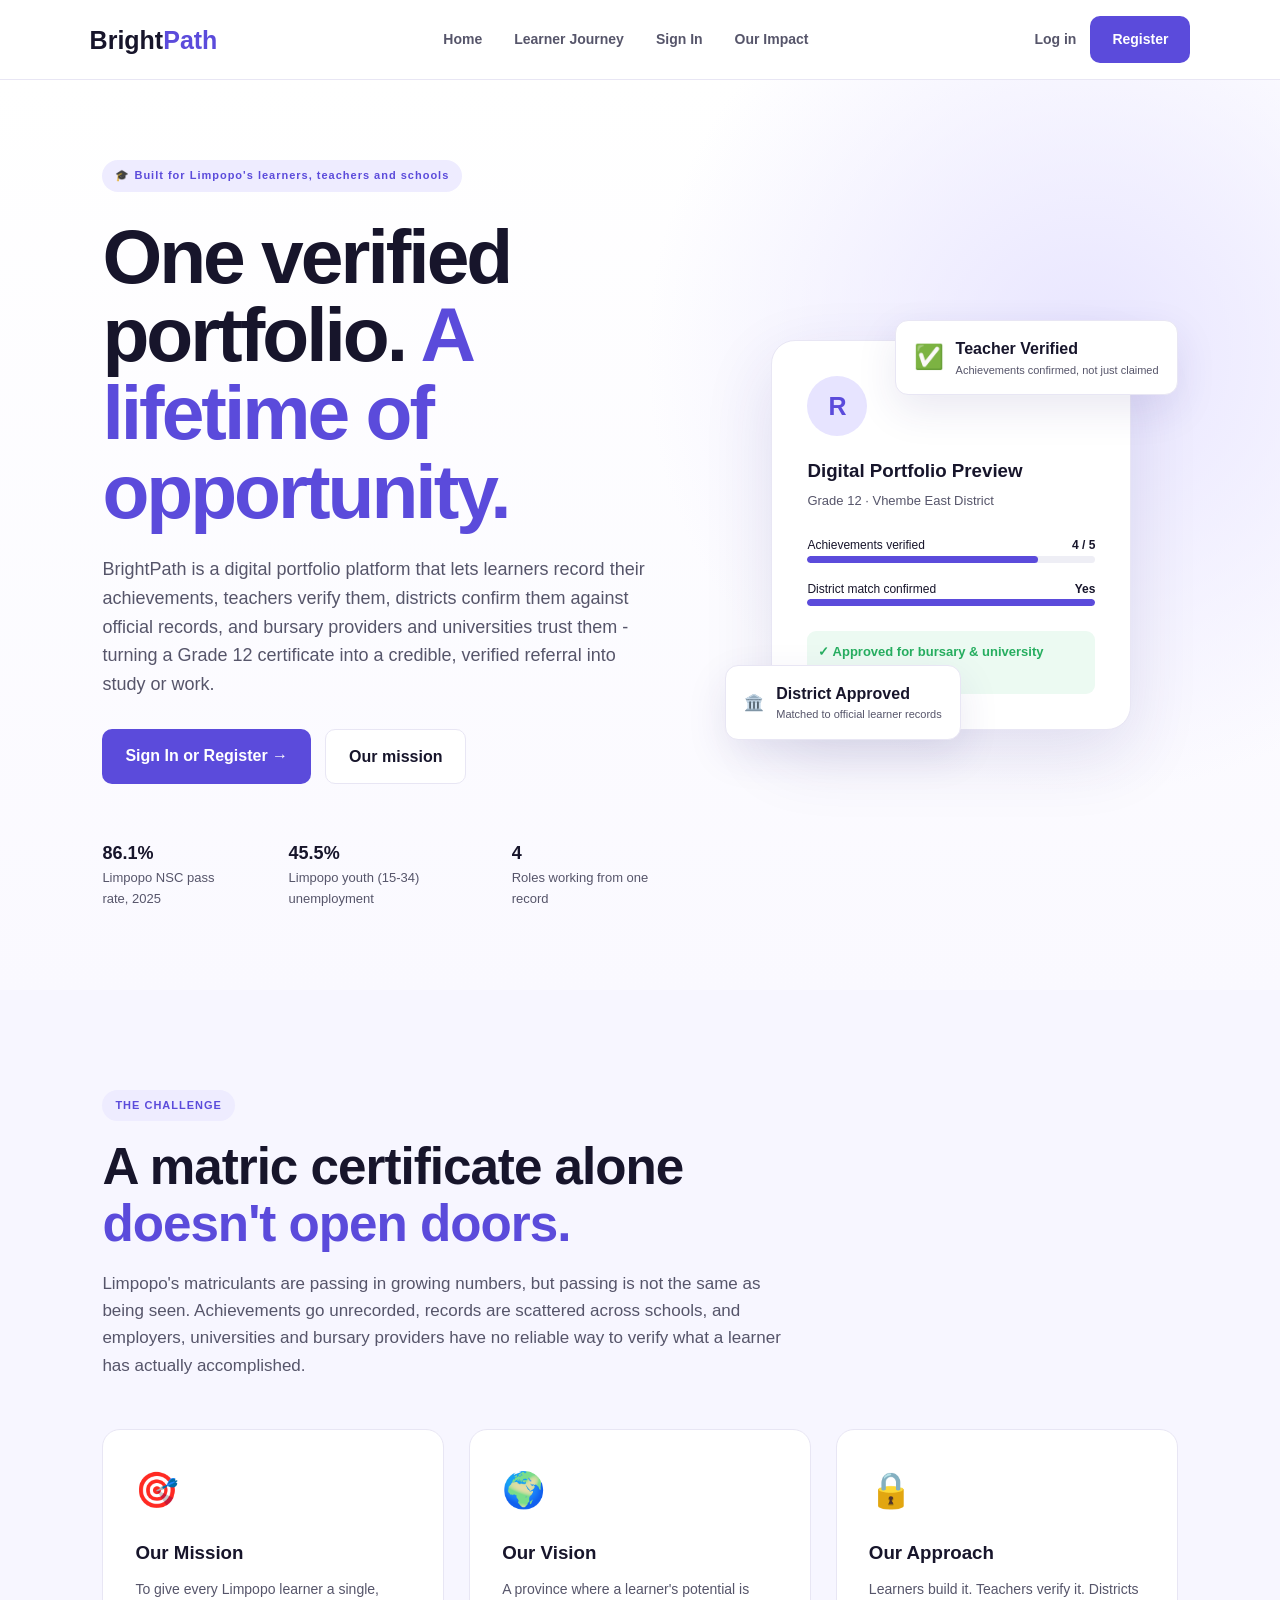
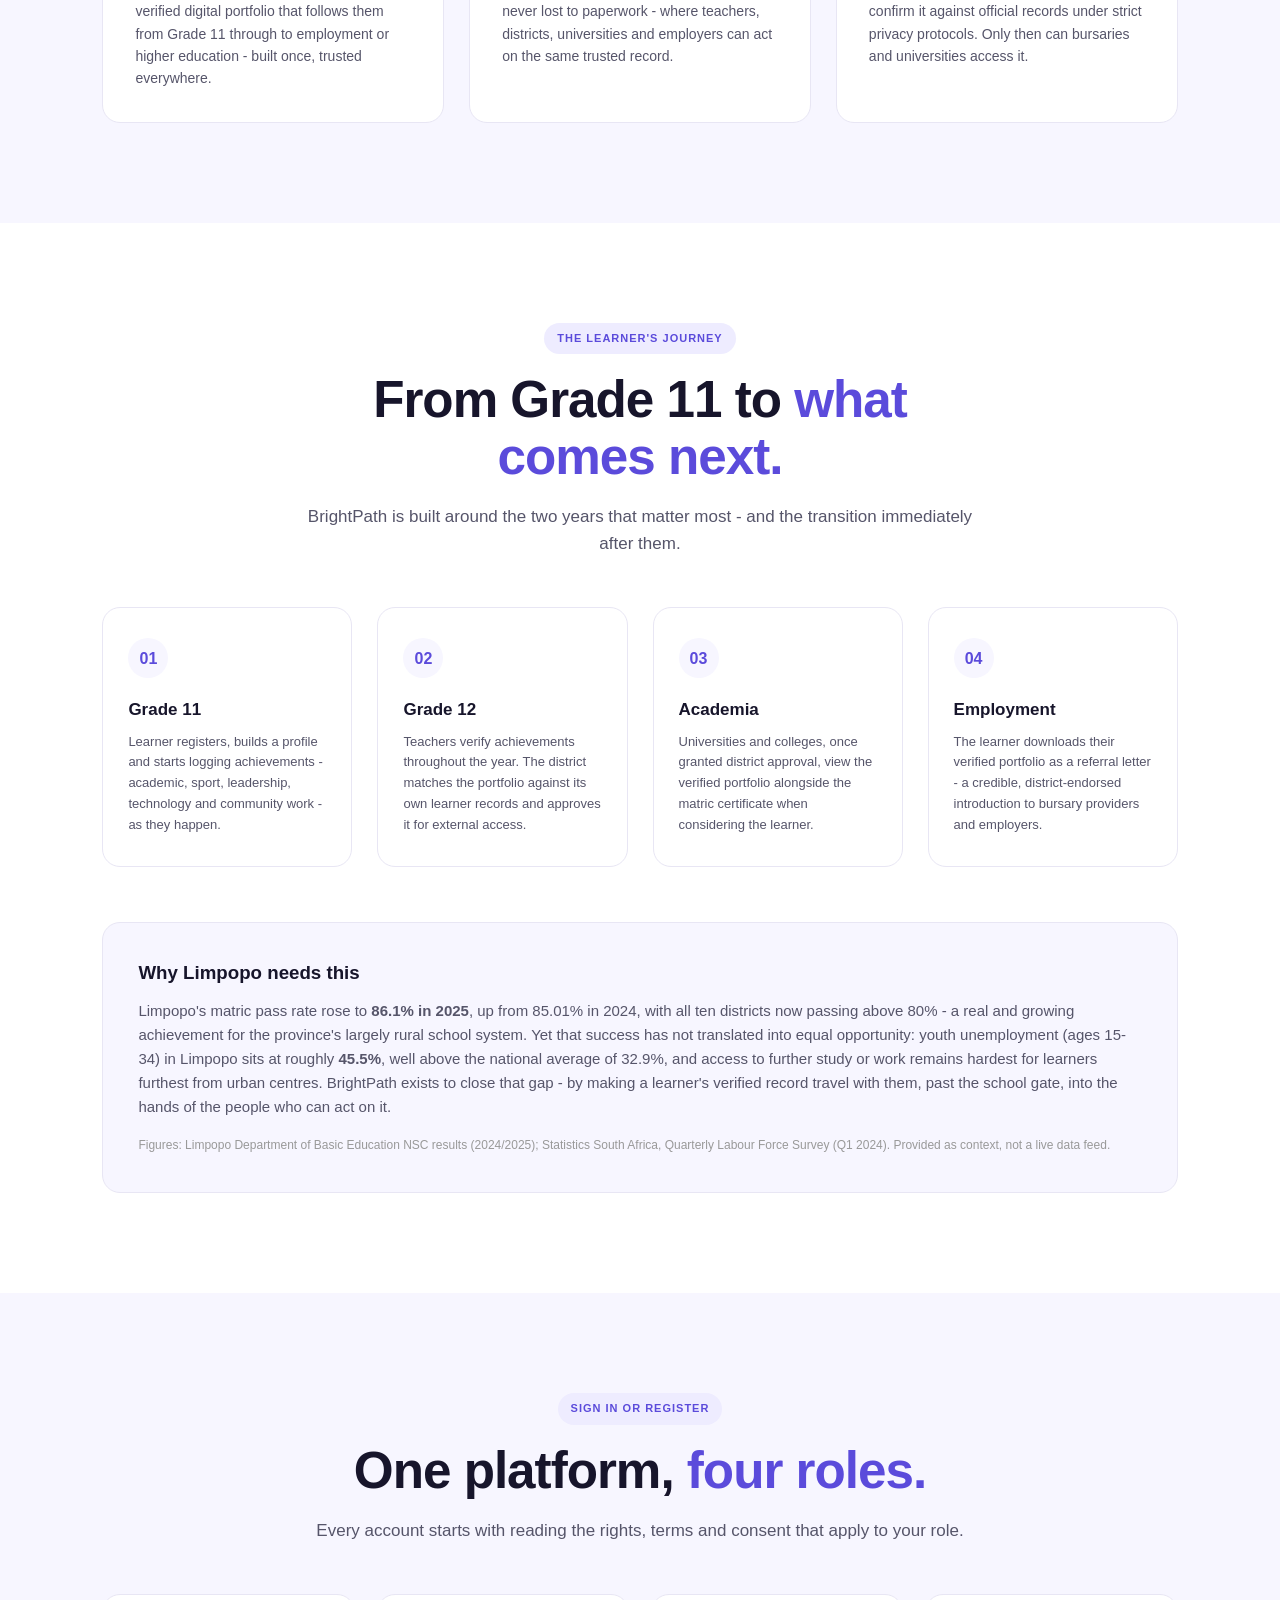
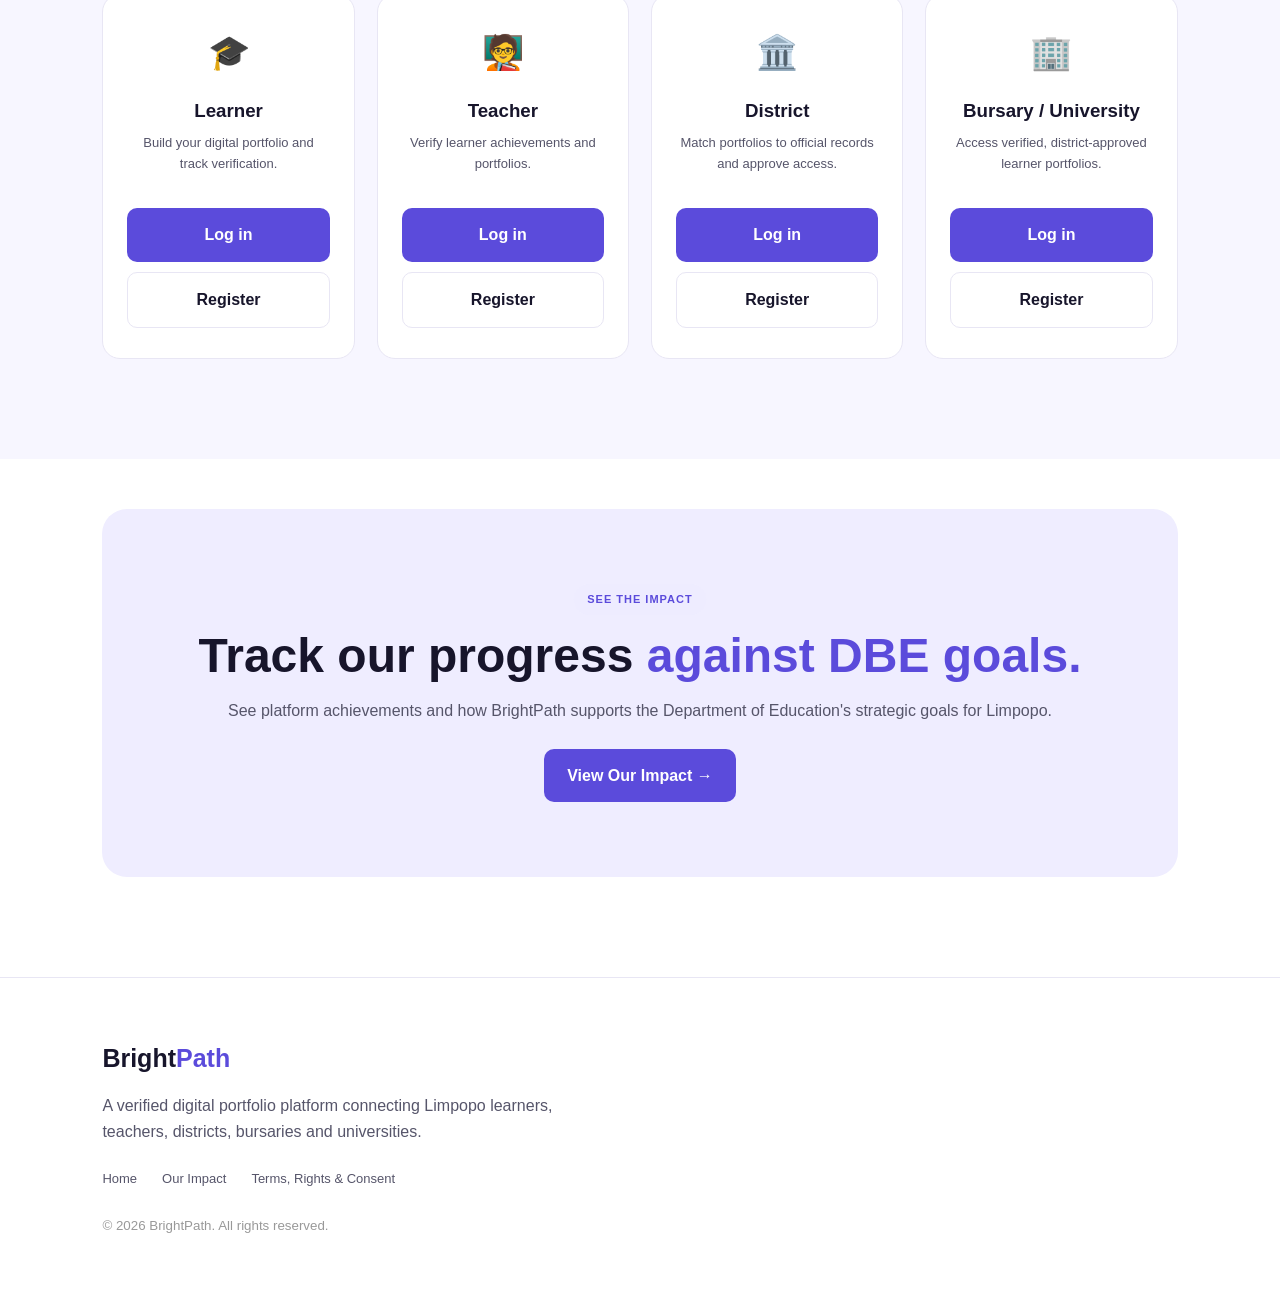
<file: index.html>
<!DOCTYPE html>
<html lang="en">

<head>
    <meta charset="UTF-8">
    <meta name="viewport" content="width=device-width, initial-scale=1.0">

    <title>BrightPath | Verified Digital Portfolios for Limpopo Learners</title>

    <link rel="stylesheet" href="css/style.css">
</head>

<body>

<nav>
    <div class="logo">Bright<span>Path</span></div>

    <div class="nav-links">
        <a href="index.html">Home</a>
        <a href="#journey">Learner Journey</a>
        <a href="#roles">Sign In</a>
        <a href="impact.html">Our Impact</a>
    </div>

    <div id="navAuth"></div>
</nav>


<section class="hero">

    <div class="hero-content">

        <div class="badge">
            🎓 Built for Limpopo's learners, teachers and schools
        </div>

        <h1>
            One verified portfolio.
            <span>A lifetime of opportunity.</span>
        </h1>

        <p>
            BrightPath is a digital portfolio platform that lets learners
            record their achievements, teachers verify them, districts
            confirm them against official records, and bursary providers
            and universities trust them - turning a Grade 12 certificate
            into a credible, verified referral into study or work.
        </p>

        <div class="hero-buttons">
            <a href="#roles" class="primary-button">
                Sign In or Register →
            </a>

            <a href="#challenge" class="secondary-button">
                Our mission
            </a>
        </div>

        <div class="hero-stats">
            <div>
                <strong>86.1%</strong>
                <span>Limpopo NSC pass rate, 2025</span>
            </div>

            <div>
                <strong>45.5%</strong>
                <span>Limpopo youth (15-34) unemployment</span>
            </div>

            <div>
                <strong>4</strong>
                <span>Roles working from one record</span>
            </div>
        </div>

    </div>

    <div class="hero-card">

        <div class="floating-card top-card">
            <span>✅</span>
            <div>
                <strong>Teacher Verified</strong>
                <small>Achievements confirmed, not just claimed</small>
            </div>
        </div>

        <div class="profile-preview">

            <div class="avatar">R</div>

            <h3>Digital Portfolio Preview</h3>

            <p>Grade 12 · Vhembe East District</p>

            <div class="progress-row">
                <span>Achievements verified</span>
                <strong>4 / 5</strong>
            </div>

            <div class="progress">
                <div style="width:80%"></div>
            </div>

            <div class="progress-row">
                <span>District match confirmed</span>
                <strong>Yes</strong>
            </div>

            <div class="progress">
                <div style="width:100%"></div>
            </div>

            <div class="match">
                <span>✓</span>
                Approved for bursary &amp; university access
            </div>

        </div>

        <div class="floating-card bottom-card">
            🏛️
            <div>
                <strong>District Approved</strong>
                <small>Matched to official learner records</small>
            </div>
        </div>

    </div>

</section>


<section id="challenge" class="problem">

    <div class="section-heading">

        <div class="badge">
            THE CHALLENGE
        </div>

        <h2>
            A matric certificate alone
            <span>doesn't open doors.</span>
        </h2>

        <p>
            Limpopo's matriculants are passing in growing numbers, but
            passing is not the same as being seen. Achievements go
            unrecorded, records are scattered across schools, and
            employers, universities and bursary providers have no
            reliable way to verify what a learner has actually
            accomplished.
        </p>

    </div>

    <div class="problem-grid">

        <div class="problem-card">
            <div class="icon">🎯</div>
            <h3>Our Mission</h3>
            <p>
                To give every Limpopo learner a single, verified digital
                portfolio that follows them from Grade 11 through to
                employment or higher education - built once, trusted
                everywhere.
            </p>
        </div>

        <div class="problem-card">
            <div class="icon">🌍</div>
            <h3>Our Vision</h3>
            <p>
                A province where a learner's potential is never lost to
                paperwork - where teachers, districts, universities and
                employers can act on the same trusted record.
            </p>
        </div>

        <div class="problem-card">
            <div class="icon">🔒</div>
            <h3>Our Approach</h3>
            <p>
                Learners build it. Teachers verify it. Districts confirm
                it against official records under strict privacy
                protocols. Only then can bursaries and universities
                access it.
            </p>
        </div>

    </div>

</section>


<section id="journey" class="journey">

    <div class="section-heading center">

        <div class="badge">
            THE LEARNER'S JOURNEY
        </div>

        <h2>
            From Grade 11 to
            <span>what comes next.</span>
        </h2>

        <p>
            BrightPath is built around the two years that matter most -
            and the transition immediately after them.
        </p>

    </div>

    <div class="journey-track">

        <div class="journey-stage">
            <div class="stage-number">01</div>
            <h3>Grade 11</h3>
            <p>
                Learner registers, builds a profile and starts logging
                achievements - academic, sport, leadership, technology
                and community work - as they happen.
            </p>
        </div>

        <div class="journey-stage">
            <div class="stage-number">02</div>
            <h3>Grade 12</h3>
            <p>
                Teachers verify achievements throughout the year. The
                district matches the portfolio against its own learner
                records and approves it for external access.
            </p>
        </div>

        <div class="journey-stage">
            <div class="stage-number">03</div>
            <h3>Academia</h3>
            <p>
                Universities and colleges, once granted district
                approval, view the verified portfolio alongside the
                matric certificate when considering the learner.
            </p>
        </div>

        <div class="journey-stage">
            <div class="stage-number">04</div>
            <h3>Employment</h3>
            <p>
                The learner downloads their verified portfolio as a
                referral letter - a credible, district-endorsed
                introduction to bursary providers and employers.
            </p>
        </div>

    </div>

    <div class="data-note">
        <h3>Why Limpopo needs this</h3>
        <p>
            Limpopo's matric pass rate rose to <strong>86.1% in 2025</strong>,
            up from 85.01% in 2024, with all ten districts now passing
            above 80% - a real and growing achievement for the province's
            largely rural school system. Yet that success has not
            translated into equal opportunity: youth unemployment (ages
            15-34) in Limpopo sits at roughly <strong>45.5%</strong>,
            well above the national average of 32.9%, and access to
            further study or work remains hardest for learners furthest
            from urban centres. BrightPath exists to close that gap - by
            making a learner's verified record travel with them, past
            the school gate, into the hands of the people who can act on it.
        </p>
        <small>
            Figures: Limpopo Department of Basic Education NSC results (2024/2025);
            Statistics South Africa, Quarterly Labour Force Survey (Q1 2024).
            Provided as context, not a live data feed.
        </small>
    </div>

</section>


<section id="roles" class="roles">

    <div class="section-heading center">

        <div class="badge">
            SIGN IN OR REGISTER
        </div>

        <h2>
            One platform,
            <span>four roles.</span>
        </h2>

        <p>
            Every account starts with reading the rights, terms and
            consent that apply to your role.
        </p>

    </div>

    <div class="role-grid">

        <div class="role-card">
            <div class="icon">🎓</div>
            <h3>Learner</h3>
            <p>Build your digital portfolio and track verification.</p>
            <div class="role-card-actions">
                <a href="login.html?role=learner" class="primary-button">Log in</a>
                <a href="consent.html?role=learner" class="secondary-button">Register</a>
            </div>
        </div>

        <div class="role-card">
            <div class="icon">🧑‍🏫</div>
            <h3>Teacher</h3>
            <p>Verify learner achievements and portfolios.</p>
            <div class="role-card-actions">
                <a href="login.html?role=teacher" class="primary-button">Log in</a>
                <a href="consent.html?role=teacher" class="secondary-button">Register</a>
            </div>
        </div>

        <div class="role-card">
            <div class="icon">🏛️</div>
            <h3>District</h3>
            <p>Match portfolios to official records and approve access.</p>
            <div class="role-card-actions">
                <a href="login.html?role=district" class="primary-button">Log in</a>
                <a href="consent.html?role=district" class="secondary-button">Register</a>
            </div>
        </div>

        <div class="role-card">
            <div class="icon">🏢</div>
            <h3>Bursary / University</h3>
            <p>Access verified, district-approved learner portfolios.</p>
            <div class="role-card-actions">
                <a href="login.html?role=bursary" class="primary-button">Log in</a>
                <a href="consent.html?role=bursary" class="secondary-button">Register</a>
            </div>
        </div>

    </div>

</section>


<section class="cta">

    <div>
        <div class="badge">SEE THE IMPACT</div>

        <h2>
            Track our progress
            <span>against DBE goals.</span>
        </h2>

        <p>
            See platform achievements and how BrightPath supports the
            Department of Education's strategic goals for Limpopo.
        </p>

        <a href="impact.html" class="primary-button">
            View Our Impact →
        </a>
    </div>

</section>


<footer>

    <div class="logo">Bright<span>Path</span></div>

    <p>
        A verified digital portfolio platform connecting Limpopo
        learners, teachers, districts, bursaries and universities.
    </p>

    <div class="footer-links">
        <a href="index.html">Home</a>
        <a href="impact.html">Our Impact</a>
        <a href="consent.html">Terms, Rights &amp; Consent</a>
    </div>

    <small>
        © 2026 BrightPath. All rights reserved.
    </small>

</footer>

<script src="js/auth.js"></script>
<script src="js/main.js"></script>

</body>
</html>
</file>
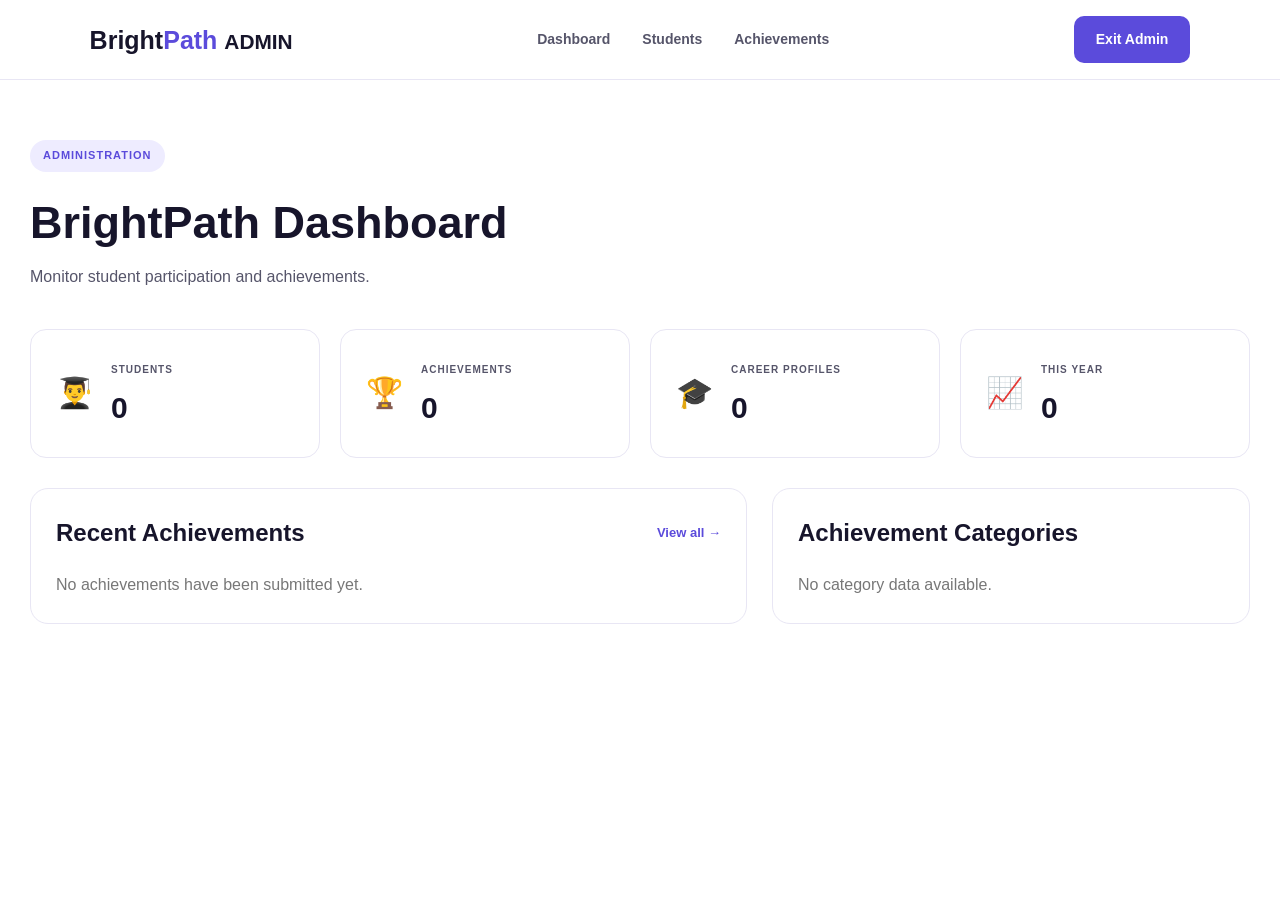
<file: admim/index.html>
<!DOCTYPE html>
<html lang="en">

<head>

    <meta charset="UTF-8">

    <meta
        name="viewport"
        content="width=device-width, initial-scale=1.0"
    >

    <title>Admin Dashboard | BrightPath</title>

    <link rel="stylesheet" href="../css/style.css">
    <link rel="stylesheet" href="../css/admin.css">

</head>


<body>


<nav>

    <div class="logo">
        Bright<span>Path</span>
        <small> ADMIN</small>
    </div>

    <div class="nav-links">

        <a href="index.html">
            Dashboard
        </a>

        <a href="students.html">
            Students
        </a>

        <a href="achievements.html">
            Achievements
        </a>

    </div>

    <a
        href="../index.html"
        class="nav-button"
    >
        Exit Admin
    </a>

</nav>


<main class="dashboard">


    <div class="dashboard-header">

        <div>

            <div class="badge">
                ADMINISTRATION
            </div>

            <h1>
                BrightPath Dashboard
            </h1>

            <p>
                Monitor student participation and achievements.
            </p>

        </div>

    </div>


    <div class="stats-grid">


        <div class="stat-card">

            <span>👨‍🎓</span>

            <div>

                <small>
                    STUDENTS
                </small>

                <h2 id="studentCount">
                    0
                </h2>

            </div>

        </div>


        <div class="stat-card">

            <span>🏆</span>

            <div>

                <small>
                    ACHIEVEMENTS
                </small>

                <h2 id="achievementCount">
                    0
                </h2>

            </div>

        </div>


        <div class="stat-card">

            <span>🎓</span>

            <div>

                <small>
                    CAREER PROFILES
                </small>

                <h2 id="careerCount">
                    0
                </h2>

            </div>

        </div>


        <div class="stat-card">

            <span>📈</span>

            <div>

                <small>
                    THIS YEAR
                </small>

                <h2 id="yearCount">
                    0
                </h2>

            </div>

        </div>


    </div>


    <div class="dashboard-grid">


        <section class="dashboard-panel">

            <div class="panel-header">

                <h2>
                    Recent Achievements
                </h2>

                <a href="achievements.html">
                    View all →
                </a>

            </div>


            <div id="recentAchievements">

            </div>

        </section>


        <section class="dashboard-panel">

            <div class="panel-header">

                <h2>
                    Achievement Categories
                </h2>

            </div>


            <div id="categoryStats">

            </div>

        </section>


    </div>


</main>


<script src="../js/admin/dashboard.js"></script>

</body>

</html>
</file>
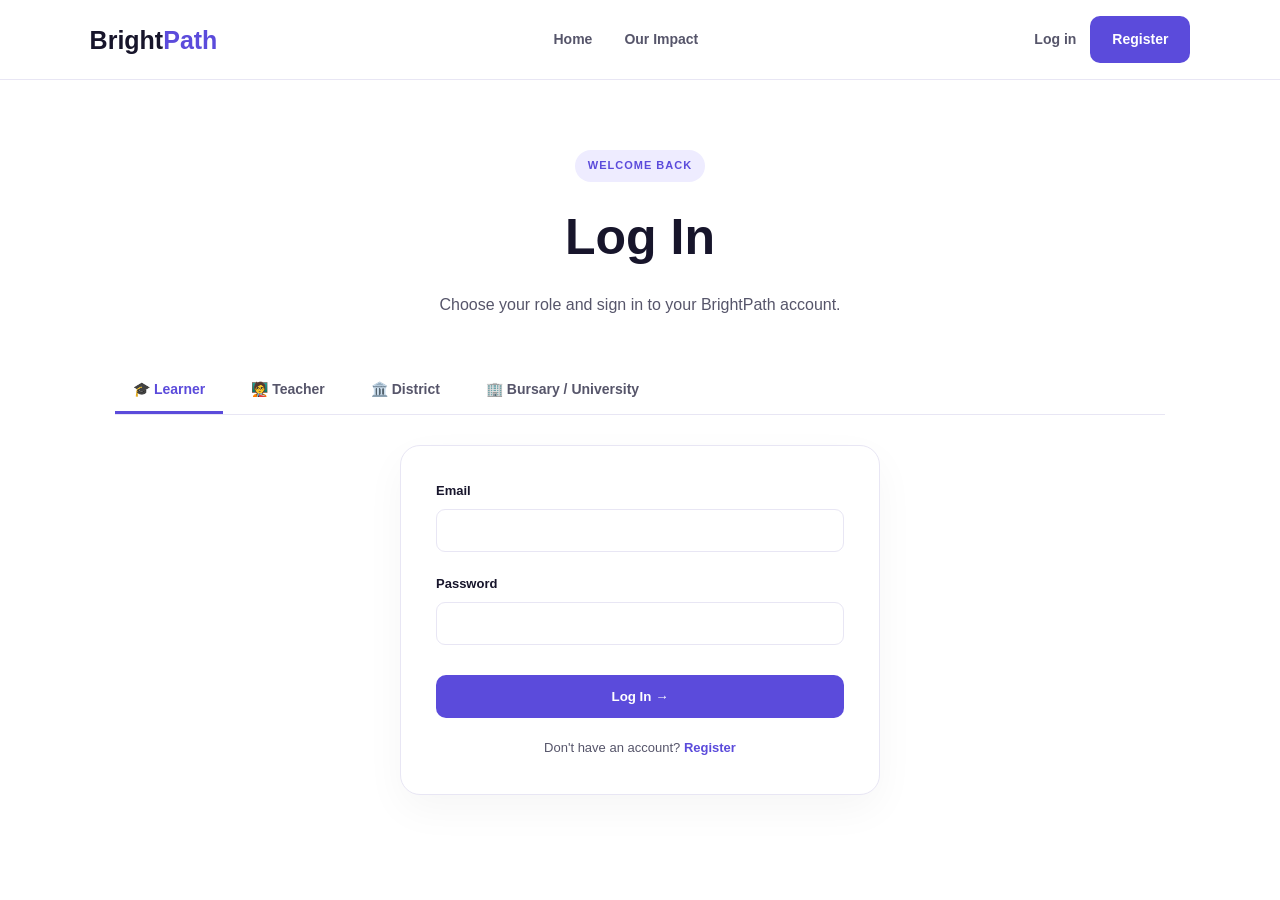
<file: achievements.html>
<!DOCTYPE html>
<html lang="en">

<head>
    <meta charset="UTF-8">
    <meta name="viewport" content="width=device-width, initial-scale=1.0">

    <title>My Achievements | BrightPath</title>

    <link rel="stylesheet" href="css/style.css">
</head>

<body>

<nav>

    <div class="logo">
        Bright<span>Path</span>
    </div>

    <div class="nav-links">
        <a href="index.html">Home</a>
        <a href="profile.html">Profile</a>
        <a href="achievements.html">Achievements</a>
        <a href="portfolio.html">Portfolio</a>
    </div>

    <div id="navAuth"></div>

</nav>


<main class="page-container">

    <div class="page-header">

        <div class="badge">
            MY JOURNEY
        </div>

        <h1>My Achievements</h1>

        <p>
            Your achievements tell the story of what you can do.
            Add the things you are proud of.
        </p>

    </div>


    <div class="form-card">

        <h2>Add an Achievement</h2>

        <br>

        <form id="achievementForm">

            <div class="form-grid">

                <div class="form-group">

                    <label for="title">
                        Achievement
                    </label>

                    <input
                        type="text"
                        id="title"
                        placeholder="e.g. Hackathon Finalist"
                        required
                    >

                </div>


                <div class="form-group">

                    <label for="category">
                        Category
                    </label>

                    <select id="category" required>

                        <option value="">
                            Select category
                        </option>

                        <option value="Academic">
                            Academic
                        </option>

                        <option value="Technology">
                            Technology
                        </option>

                        <option value="Leadership">
                            Leadership
                        </option>

                        <option value="Entrepreneurship">
                            Entrepreneurship
                        </option>

                        <option value="Sports">
                            Sports
                        </option>

                        <option value="Arts">
                            Arts & Culture
                        </option>

                        <option value="Community">
                            Community & Volunteering
                        </option>

                        <option value="Certification">
                            Certification
                        </option>

                        <option value="Competition">
                            Competition
                        </option>

                    </select>

                </div>


                <div class="form-group">

                    <label for="organisation">
                        Organisation
                    </label>

                    <input
                        type="text"
                        id="organisation"
                        placeholder="e.g. Geekulcha"
                        required
                    >

                </div>


                <div class="form-group">

                    <label for="year">
                        Year
                    </label>

                    <input
                        type="number"
                        id="year"
                        min="2000"
                        max="2100"
                        value="2026"
                        required
                    >

                </div>


                <div class="form-group full">

                    <label for="description">
                        Description
                    </label>

                    <textarea
                        id="description"
                        rows="4"
                        placeholder="Tell us about this achievement..."
                        required
                    ></textarea>

                </div>


                <div class="form-group full">

                    <label for="evidence">
                        Evidence / Link (optional)
                    </label>

                    <input
                        type="url"
                        id="evidence"
                        placeholder="https://..."
                    >

                </div>

            </div>


            <div class="form-actions">

                <button
                    type="submit"
                    class="primary-button"
                    style="border:none; cursor:pointer;"
                >
                    Add Achievement
                </button>

            </div>

        </form>

    </div>


    <br><br>


    <div>

        <h2>My Achievements</h2>

        <br>

        <div
            id="achievementList"
            class="card-grid"
        ></div>

    </div>

</main>


<script src="js/auth.js"></script>
<script src="js/achievements.js"></script>

</body>

</html>
</file>
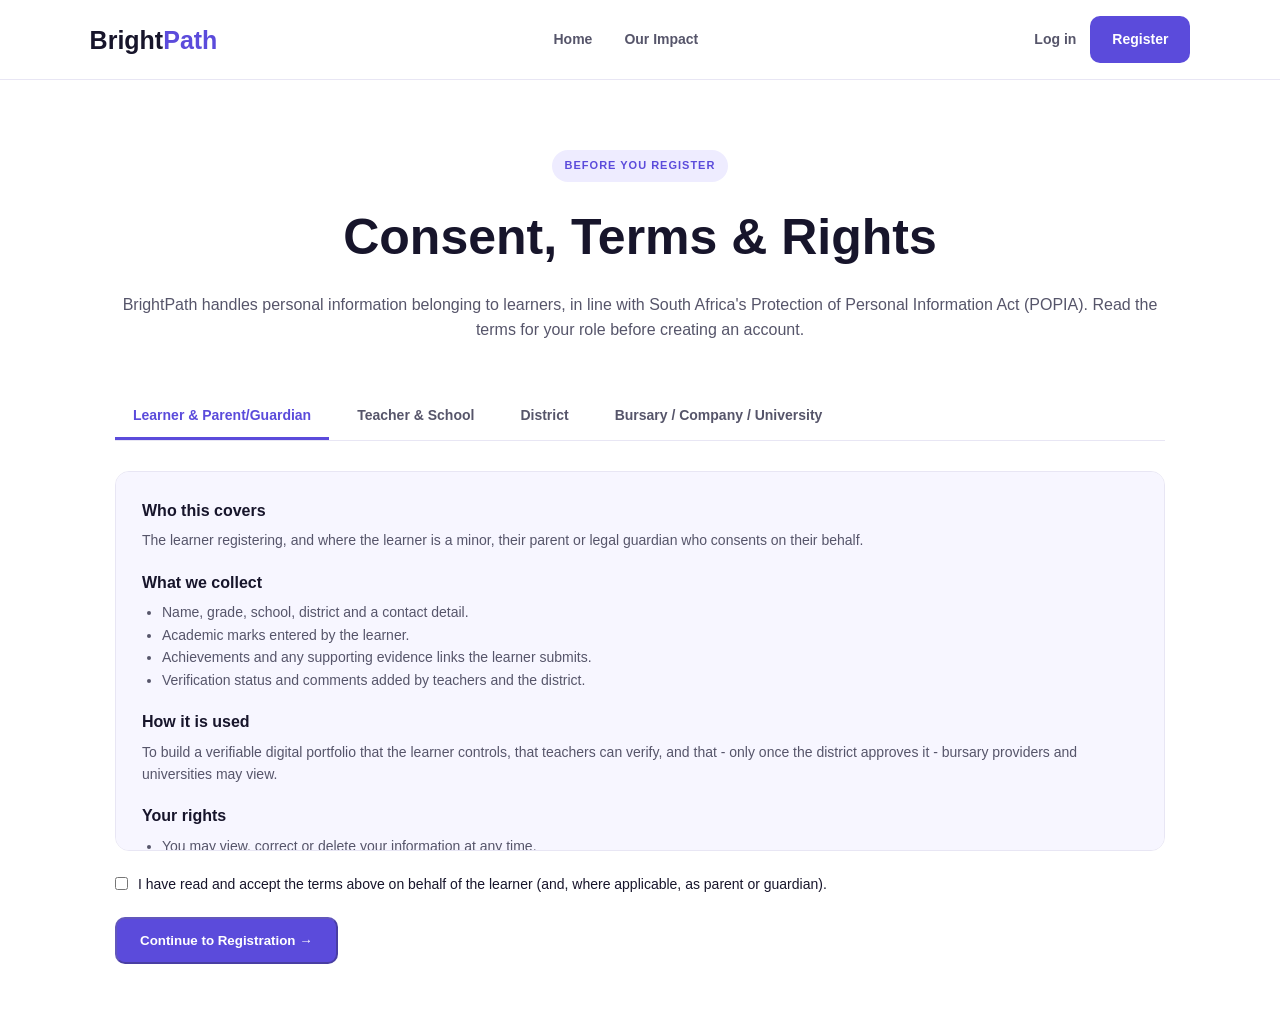
<file: consent.html>
<!DOCTYPE html>
<html lang="en">

<head>
    <meta charset="UTF-8">
    <meta name="viewport" content="width=device-width, initial-scale=1.0">

    <title>Consent, Terms &amp; Rights | BrightPath</title>

    <link rel="stylesheet" href="css/style.css">
</head>

<body>

<nav>
    <div class="logo">Bright<span>Path</span></div>

    <div class="nav-links">
        <a href="index.html">Home</a>
        <a href="impact.html">Our Impact</a>
    </div>

    <div id="navAuth"></div>
</nav>


<main class="page-container">

    <div class="page-header">

        <div class="badge">
            BEFORE YOU REGISTER
        </div>

        <h1>Consent, Terms &amp; Rights</h1>

        <p>
            BrightPath handles personal information belonging to
            learners, in line with South Africa's Protection of
            Personal Information Act (POPIA). Read the terms for your
            role before creating an account.
        </p>

    </div>


    <div class="tabs" id="roleTabs">
        <button class="tab-button" data-role="learner">Learner &amp; Parent/Guardian</button>
        <button class="tab-button" data-role="teacher">Teacher &amp; School</button>
        <button class="tab-button" data-role="district">District</button>
        <button class="tab-button" data-role="bursary">Bursary / Company / University</button>
    </div>


    <div class="tab-panel" data-role="learner">
        <div class="consent-box">

            <h4>Who this covers</h4>
            <p>
                The learner registering, and where the learner is a
                minor, their parent or legal guardian who consents on
                their behalf.
            </p>

            <h4>What we collect</h4>
            <ul>
                <li>Name, grade, school, district and a contact detail.</li>
                <li>Academic marks entered by the learner.</li>
                <li>Achievements and any supporting evidence links the learner submits.</li>
                <li>Verification status and comments added by teachers and the district.</li>
            </ul>

            <h4>How it is used</h4>
            <p>
                To build a verifiable digital portfolio that the
                learner controls, that teachers can verify, and that -
                only once the district approves it - bursary providers
                and universities may view.
            </p>

            <h4>Your rights</h4>
            <ul>
                <li>You may view, correct or delete your information at any time.</li>
                <li>Your portfolio is never visible to a bursary or university until your district has approved it.</li>
                <li>You decide what achievements to submit; you may withdraw consent and request account deletion.</li>
                <li>Where you are under 18, a parent or guardian must consent to registration and processing of your information, as required by POPIA section 35.</li>
            </ul>

            <h4>Consent</h4>
            <p>
                By registering, the learner (and parent/guardian, where
                the learner is a minor) consents to BrightPath
                processing this information for the purposes above, and
                to it being shared with the learner's school, district
                and any bursary/university the district approves.
            </p>

        </div>

        <label class="consent-agree">
            <input type="checkbox" id="agree-learner">
            I have read and accept the terms above on behalf of the learner
            (and, where applicable, as parent or guardian).
        </label>

        <button class="primary-button continue-btn" data-role="learner" disabled>
            Continue to Registration →
        </button>
    </div>


    <div class="tab-panel" data-role="teacher">
        <div class="consent-box">

            <h4>Who this covers</h4>
            <p>Teaching staff verifying learner achievements on behalf of a registered school.</p>

            <h4>What we collect</h4>
            <ul>
                <li>Your name, school and role at the school.</li>
                <li>A record of which achievements you verified, rejected, or commented on, and when.</li>
            </ul>

            <h4>How it is used</h4>
            <p>
                To attach your verification decisions to learner
                achievements, and to give the school and district an
                auditable record of who confirmed what.
            </p>

            <h4>Your rights and responsibilities</h4>
            <ul>
                <li>You may only verify achievements for learners at your registered school.</li>
                <li>You must have a reasonable basis (evidence, personal knowledge, or a certificate) before marking an achievement verified.</li>
                <li>Your verification actions are logged and may be reviewed by the district.</li>
                <li>You may request correction of your own account details at any time.</li>
            </ul>

            <h4>Consent</h4>
            <p>
                By registering, you consent to BrightPath recording your
                verification actions against your name and school, and
                to your school and district being able to view that
                verification history.
            </p>

        </div>

        <label class="consent-agree">
            <input type="checkbox" id="agree-teacher">
            I have read and accept the terms above.
        </label>

        <button class="primary-button continue-btn" data-role="teacher" disabled>
            Continue to Registration →
        </button>
    </div>


    <div class="tab-panel" data-role="district">
        <div class="consent-box">

            <h4>Who this covers</h4>
            <p>Officials from a Limpopo education district office responsible for verifying and approving learner portfolios.</p>

            <h4>What we collect</h4>
            <ul>
                <li>Your name, district office and official capacity.</li>
                <li>A record of match checks and approval/rejection decisions you make on learner records.</li>
            </ul>

            <h4>Protected policies and protocols</h4>
            <ul>
                <li>Learner records may only be matched against your district's own official learner records - not another district's.</li>
                <li>Approval for bursary/university access must only be granted once a match is confirmed and at least one achievement is verified.</li>
                <li>All approval and match decisions are logged with your account and timestamp for audit purposes, in line with the Department of Basic Education's data governance policy and POPIA's accountability principle.</li>
                <li>District accounts must not share login credentials between officials.</li>
            </ul>

            <h4>Your rights and responsibilities</h4>
            <ul>
                <li>You may revoke a previously granted bursary/university approval at any time.</li>
                <li>You are accountable for approvals made under your account.</li>
            </ul>

            <h4>Consent</h4>
            <p>
                By registering, you confirm you are authorised by your
                district office to perform these functions, and consent
                to your actions being logged against your account.
            </p>

        </div>

        <label class="consent-agree">
            <input type="checkbox" id="agree-district">
            I have read and accept the terms above, and confirm I am authorised by my district office.
        </label>

        <button class="primary-button continue-btn" data-role="district" disabled>
            Continue to Registration →
        </button>
    </div>


    <div class="tab-panel" data-role="bursary">
        <div class="consent-box">

            <h4>Who this covers</h4>
            <p>Registered bursary providers, employers and universities/colleges seeking to view verified learner portfolios.</p>

            <h4>What you may access</h4>
            <ul>
                <li>Only portfolios that a district has explicitly approved for external access.</li>
                <li>Only achievements marked "Verified" - pending or rejected achievements are never shown to your account.</li>
                <li>Only Grade 12 learners may issue you a downloadable referral letter.</li>
            </ul>

            <h4>What we collect about you</h4>
            <ul>
                <li>Your organisation's name and registration details, and a contact person.</li>
                <li>A log of which learner portfolios your account has requested or viewed.</li>
            </ul>

            <h4>Your obligations</h4>
            <ul>
                <li>Learner information accessed through BrightPath may only be used for the stated purpose (bursary, scholarship or admissions consideration) and may not be sold, shared with third parties, or used for marketing.</li>
                <li>You must not attempt to contact a learner using information obtained here outside of the stated application/admissions process.</li>
                <li>Access can be suspended by a district or by BrightPath if these terms are breached.</li>
            </ul>

            <h4>Consent</h4>
            <p>
                By registering, your organisation consents to these
                access limits and to BrightPath logging your
                organisation's access requests for audit purposes.
            </p>

        </div>

        <label class="consent-agree">
            <input type="checkbox" id="agree-bursary">
            I have read and accept the terms above on behalf of my organisation.
        </label>

        <button class="primary-button continue-btn" data-role="bursary" disabled>
            Continue to Registration →
        </button>
    </div>

</main>


<script src="js/auth.js"></script>
<script src="js/consent.js"></script>

</body>
</html>
</file>
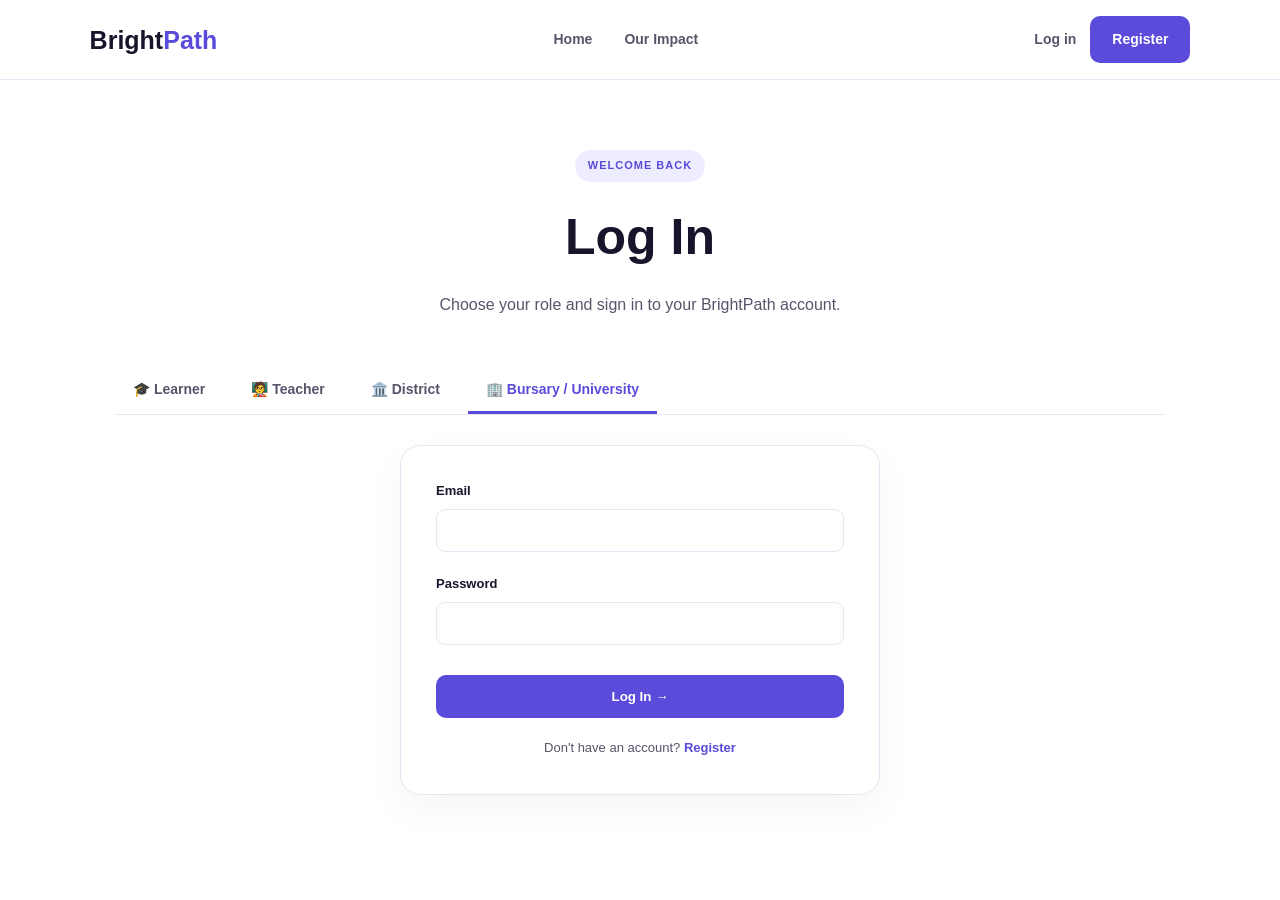
<file: dashboard-bursary.html>
<!DOCTYPE html>
<html lang="en">

<head>
    <meta charset="UTF-8">
    <meta name="viewport" content="width=device-width, initial-scale=1.0">

    <title>Bursary / University Dashboard | BrightPath</title>

    <link rel="stylesheet" href="css/style.css">
</head>

<body>

<nav>
    <div class="logo">Bright<span>Path</span> <small style="color:var(--text); font-weight:600;">BURSARY / UNIVERSITY</small></div>

    <div class="nav-links">
        <a href="index.html">Home</a>
        <a href="impact.html">Our Impact</a>
    </div>

    <div id="navAuth"></div>
</nav>


<main class="page-container">

    <div class="page-header">
        <div class="badge">VERIFIED PORTFOLIOS</div>
        <h1>District-Approved Learners</h1>
        <p>
            Only learners whose district has approved external access
            are listed here, and only their teacher-verified achievements are shown.
        </p>
    </div>

    <div class="notice" id="emptyNotice" style="display:none;">
        No district-approved learner portfolios are available yet. Once a district approves a learner for external access, they will appear here.
    </div>

    <div class="card-grid" id="learnerCards"></div>

</main>

<script src="js/auth.js"></script>
<script src="js/dashboard-bursary.js"></script>

</body>
</html>
</file>
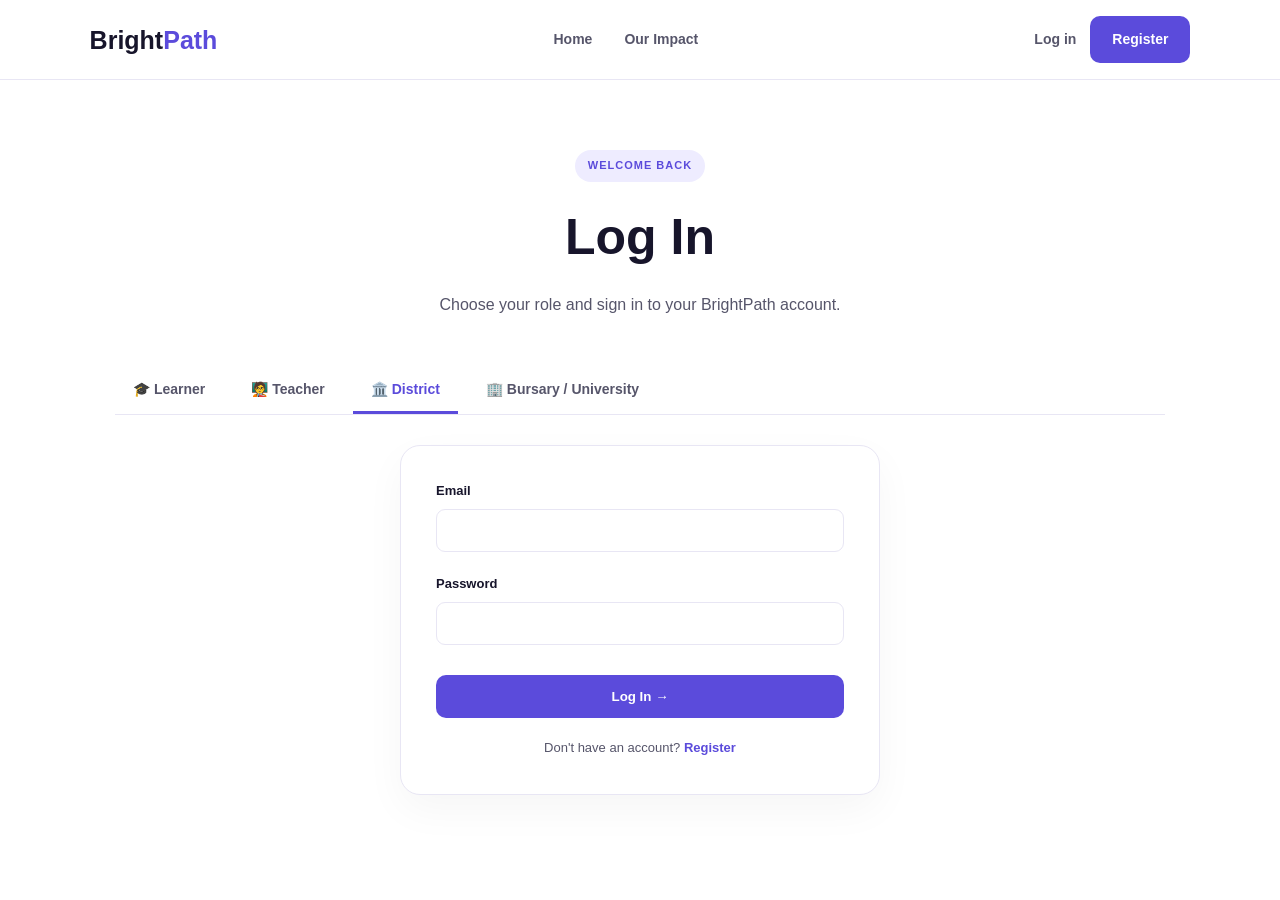
<file: dashboard-district.html>
<!DOCTYPE html>
<html lang="en">

<head>
    <meta charset="UTF-8">
    <meta name="viewport" content="width=device-width, initial-scale=1.0">

    <title>District Dashboard | BrightPath</title>

    <link rel="stylesheet" href="css/style.css">
</head>

<body>

<nav>
    <div class="logo">Bright<span>Path</span> <small style="color:var(--text); font-weight:600;">DISTRICT</small></div>

    <div class="nav-links">
        <a href="index.html">Home</a>
        <a href="impact.html">Our Impact</a>
    </div>

    <div id="navAuth"></div>
</nav>


<main class="page-container">

    <div class="page-header">
        <div class="badge">DISTRICT ACCESS</div>
        <h1>Match &amp; Approve Learner Records</h1>
        <p id="districtIntro">
            Match learner portfolios against official records for your district, and approve verified portfolios for bursary/university access.
        </p>
    </div>

    <div class="notice">
        <strong>Protected policy:</strong> you may only match and approve
        learners registered under your district. Approval for external
        access requires a confirmed match and at least one teacher-verified achievement.
    </div>

    <div class="notice" id="emptyNotice" style="display:none;"></div>

    <div class="data-table-wrap" id="tableWrap">
        <table class="data-table">
            <thead>
                <tr>
                    <th>Learner</th>
                    <th>School</th>
                    <th>Grade</th>
                    <th>ID (last 4)</th>
                    <th>Verified achievements</th>
                    <th>District match</th>
                    <th>External access</th>
                    <th>Actions</th>
                </tr>
            </thead>
            <tbody id="recordRows"></tbody>
        </table>
    </div>

</main>

<script src="js/auth.js"></script>
<script src="js/dashboard-district.js"></script>

</body>
</html>
</file>
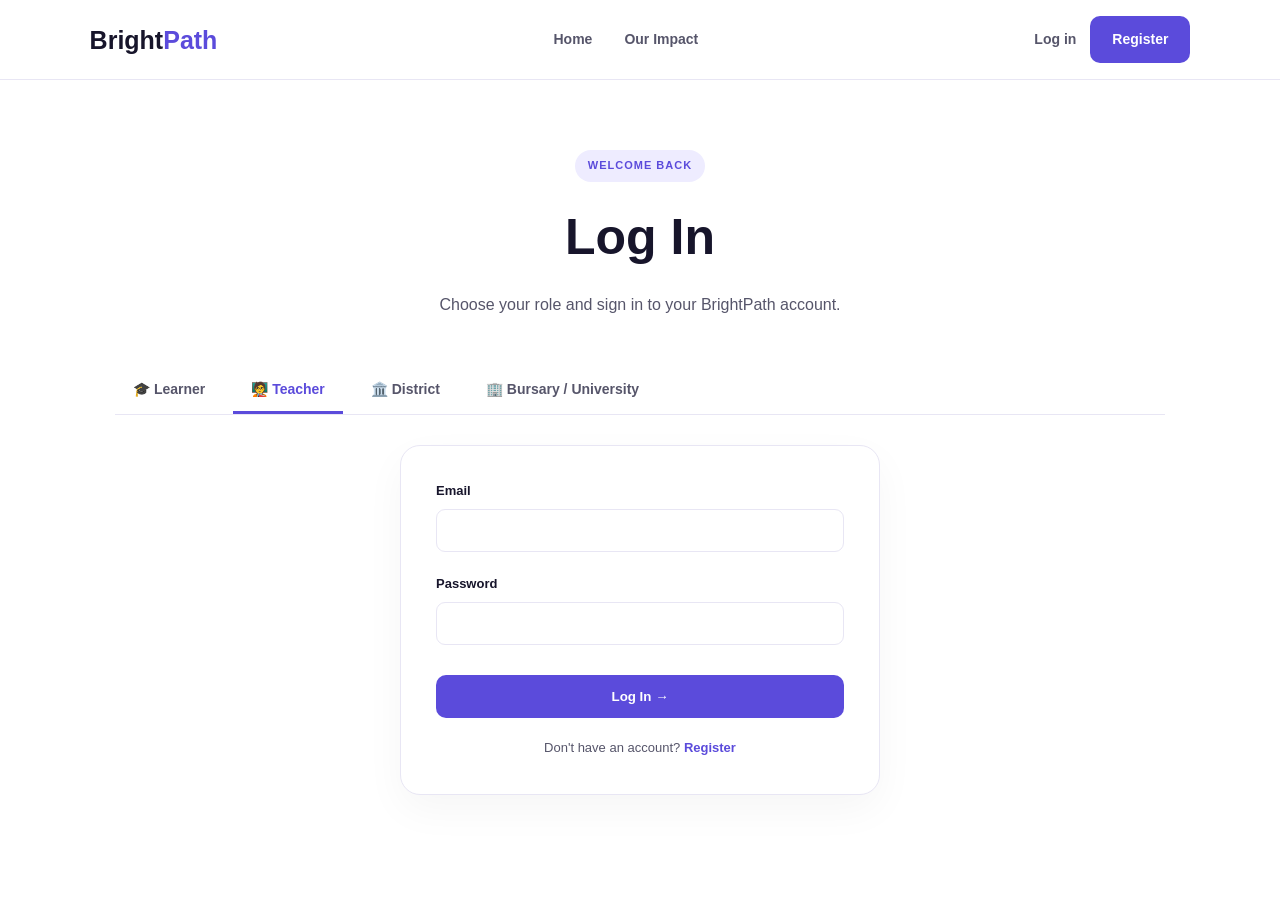
<file: dashboard-teacher.html>
<!DOCTYPE html>
<html lang="en">

<head>
    <meta charset="UTF-8">
    <meta name="viewport" content="width=device-width, initial-scale=1.0">

    <title>Teacher Dashboard | BrightPath</title>

    <link rel="stylesheet" href="css/style.css">
</head>

<body>

<nav>
    <div class="logo">Bright<span>Path</span> <small style="color:var(--text); font-weight:600;">TEACHER</small></div>

    <div class="nav-links">
        <a href="index.html">Home</a>
        <a href="impact.html">Our Impact</a>
    </div>

    <div id="navAuth"></div>
</nav>


<main class="page-container">

    <div class="page-header">
        <div class="badge">VERIFICATION</div>
        <h1>Verify Learner Achievements</h1>
        <p id="teacherIntro">
            Review and verify achievements submitted by learners at your school.
        </p>
    </div>

    <div class="notice" id="emptyNotice" style="display:none;"></div>

    <div class="data-table-wrap" id="tableWrap">
        <table class="data-table">
            <thead>
                <tr>
                    <th>Learner</th>
                    <th>School</th>
                    <th>Achievement</th>
                    <th>Category</th>
                    <th>Year</th>
                    <th>Status</th>
                    <th>Actions</th>
                </tr>
            </thead>
            <tbody id="achievementRows"></tbody>
        </table>
    </div>

</main>

<script src="js/auth.js"></script>
<script src="js/dashboard-teacher.js"></script>

</body>
</html>
</file>
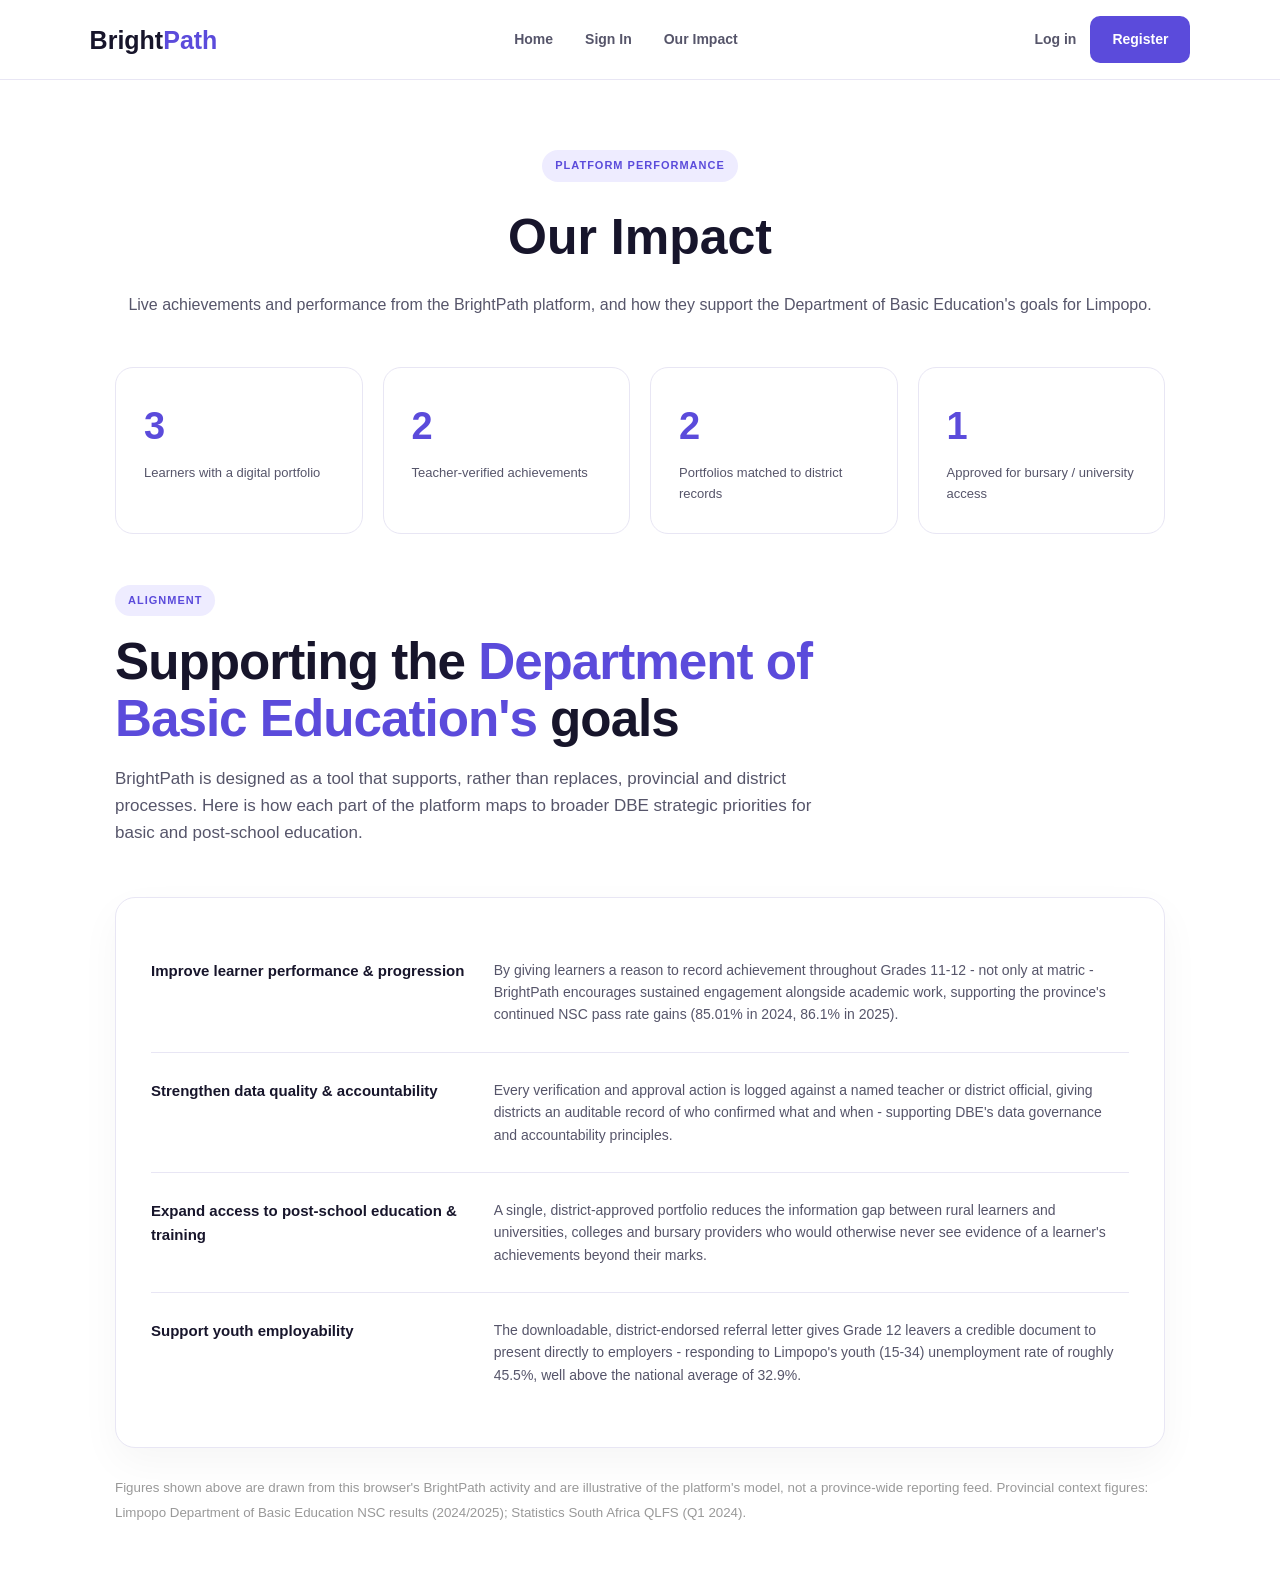
<file: impact.html>
<!DOCTYPE html>
<html lang="en">

<head>
    <meta charset="UTF-8">
    <meta name="viewport" content="width=device-width, initial-scale=1.0">

    <title>Our Impact | BrightPath</title>

    <link rel="stylesheet" href="css/style.css">
</head>

<body>

<nav>
    <div class="logo">Bright<span>Path</span></div>

    <div class="nav-links">
        <a href="index.html">Home</a>
        <a href="index.html#roles">Sign In</a>
        <a href="impact.html">Our Impact</a>
    </div>

    <div id="navAuth"></div>
</nav>


<main class="page-container">

    <div class="page-header">
        <div class="badge">PLATFORM PERFORMANCE</div>
        <h1>Our Impact</h1>
        <p>
            Live achievements and performance from the BrightPath
            platform, and how they support the Department of Basic
            Education's goals for Limpopo.
        </p>
    </div>

    <div class="stat-tiles">

        <div class="stat-tile">
            <div class="stat-value" id="statLearners">0</div>
            <div class="stat-label">Learners with a digital portfolio</div>
        </div>

        <div class="stat-tile">
            <div class="stat-value" id="statVerified">0</div>
            <div class="stat-label">Teacher-verified achievements</div>
        </div>

        <div class="stat-tile">
            <div class="stat-value" id="statMatched">0</div>
            <div class="stat-label">Portfolios matched to district records</div>
        </div>

        <div class="stat-tile">
            <div class="stat-value" id="statApproved">0</div>
            <div class="stat-label">Approved for bursary / university access</div>
        </div>

    </div>

    <br><br>

    <div class="section-heading">
        <div class="badge">ALIGNMENT</div>
        <h2>Supporting the <span>Department of Basic Education's</span> goals</h2>
        <p>
            BrightPath is designed as a tool that supports, rather than
            replaces, provincial and district processes. Here is how
            each part of the platform maps to broader DBE strategic
            priorities for basic and post-school education.
        </p>
    </div>

    <div class="form-card">

        <div class="goal-row">
            <h4>Improve learner performance &amp; progression</h4>
            <p>
                By giving learners a reason to record achievement
                throughout Grades 11-12 - not only at matric - BrightPath
                encourages sustained engagement alongside academic work,
                supporting the province's continued NSC pass rate gains
                (85.01% in 2024, 86.1% in 2025).
            </p>
        </div>

        <div class="goal-row">
            <h4>Strengthen data quality &amp; accountability</h4>
            <p>
                Every verification and approval action is logged against
                a named teacher or district official, giving districts an
                auditable record of who confirmed what and when -
                supporting DBE's data governance and accountability principles.
            </p>
        </div>

        <div class="goal-row">
            <h4>Expand access to post-school education &amp; training</h4>
            <p>
                A single, district-approved portfolio reduces the
                information gap between rural learners and universities,
                colleges and bursary providers who would otherwise never
                see evidence of a learner's achievements beyond their marks.
            </p>
        </div>

        <div class="goal-row">
            <h4>Support youth employability</h4>
            <p>
                The downloadable, district-endorsed referral letter gives
                Grade 12 leavers a credible document to present directly
                to employers - responding to Limpopo's youth (15-34)
                unemployment rate of roughly 45.5%, well above the
                national average of 32.9%.
            </p>
        </div>

    </div>

    <br>

    <small style="color:#999;">
        Figures shown above are drawn from this browser's BrightPath
        activity and are illustrative of the platform's model, not a
        province-wide reporting feed. Provincial context figures:
        Limpopo Department of Basic Education NSC results (2024/2025);
        Statistics South Africa QLFS (Q1 2024).
    </small>

</main>

<script src="js/auth.js"></script>
<script src="js/impact.js"></script>

</body>
</html>
</file>
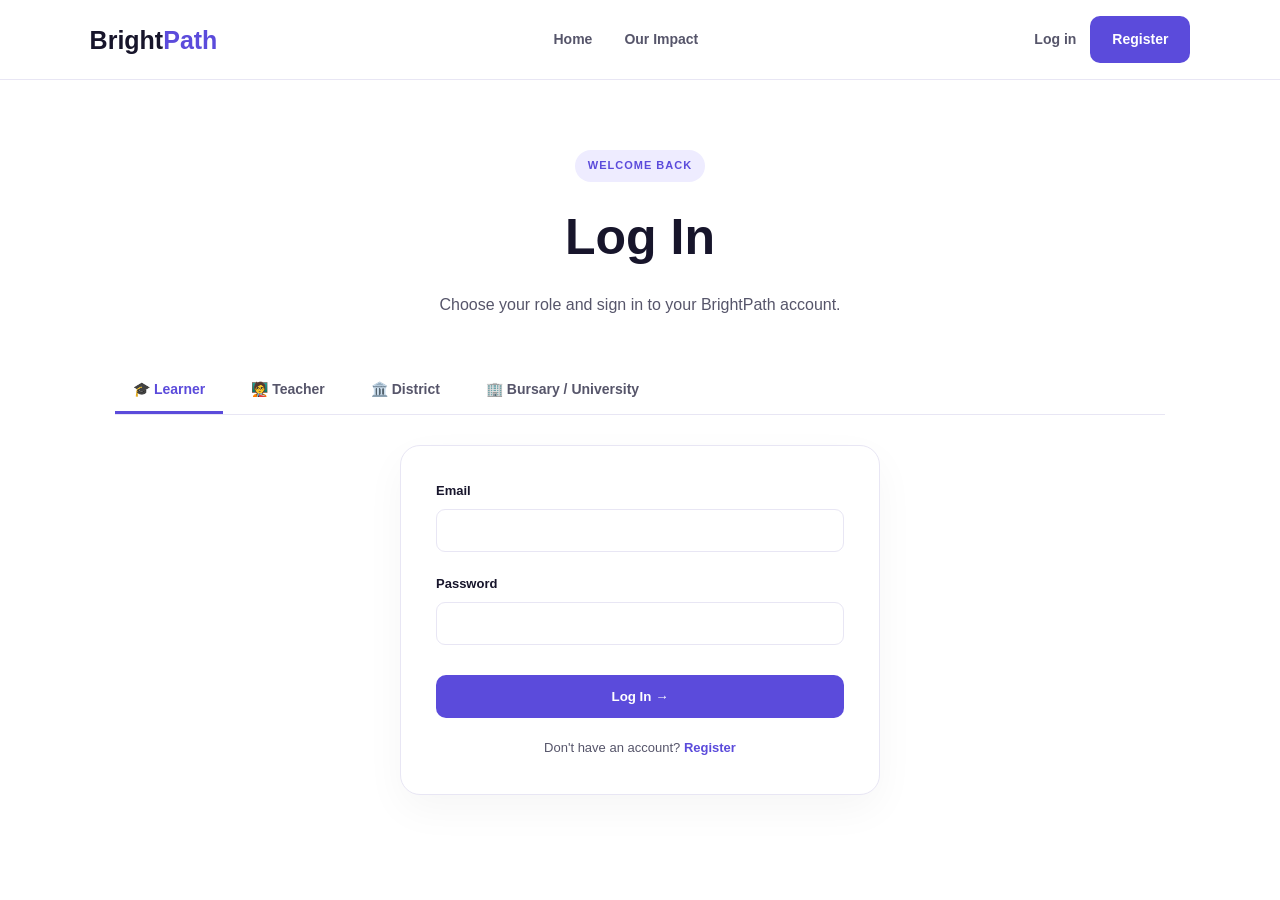
<file: login.html>
<!DOCTYPE html>
<html lang="en">

<head>
    <meta charset="UTF-8">
    <meta name="viewport" content="width=device-width, initial-scale=1.0">

    <title>Log In | BrightPath</title>

    <link rel="stylesheet" href="css/style.css">
</head>

<body>

<nav>
    <div class="logo">Bright<span>Path</span></div>

    <div class="nav-links">
        <a href="index.html">Home</a>
        <a href="impact.html">Our Impact</a>
    </div>

    <div id="navAuth"></div>
</nav>


<main class="page-container">

    <div class="page-header">
        <div class="badge">WELCOME BACK</div>
        <h1>Log In</h1>
        <p>Choose your role and sign in to your BrightPath account.</p>
    </div>

    <div class="tabs" id="roleTabs">
        <button class="tab-button" data-role="learner">🎓 Learner</button>
        <button class="tab-button" data-role="teacher">🧑‍🏫 Teacher</button>
        <button class="tab-button" data-role="district">🏛️ District</button>
        <button class="tab-button" data-role="bursary">🏢 Bursary / University</button>
    </div>

    <div class="form-card" style="max-width:480px; margin:auto;">

        <form id="loginForm">

            <input type="hidden" id="loginRole" value="learner">

            <div class="form-grid" style="grid-template-columns:1fr;">

                <div class="form-group">
                    <label for="email">Email</label>
                    <input type="email" id="email" required>
                </div>

                <div class="form-group">
                    <label for="password">Password</label>
                    <input type="password" id="password" required>
                </div>

            </div>

            <div id="loginError" class="notice" style="display:none; background:#fdeceb; border-color:#f4c7c3; color:#a83a2f;"></div>

            <div class="form-actions">
                <button type="submit" class="primary-button" style="border:none; cursor:pointer; width:100%;">
                    Log In →
                </button>
            </div>

        </form>

        <p style="margin-top:20px; font-size:13px; color:var(--text); text-align:center;">
            Don't have an account?
            <a id="registerLink" href="consent.html?role=learner" style="color:var(--primary); font-weight:700;">
                Register
            </a>
        </p>

    </div>

</main>


<script src="js/auth.js"></script>
<script src="js/login.js"></script>

</body>
</html>
</file>
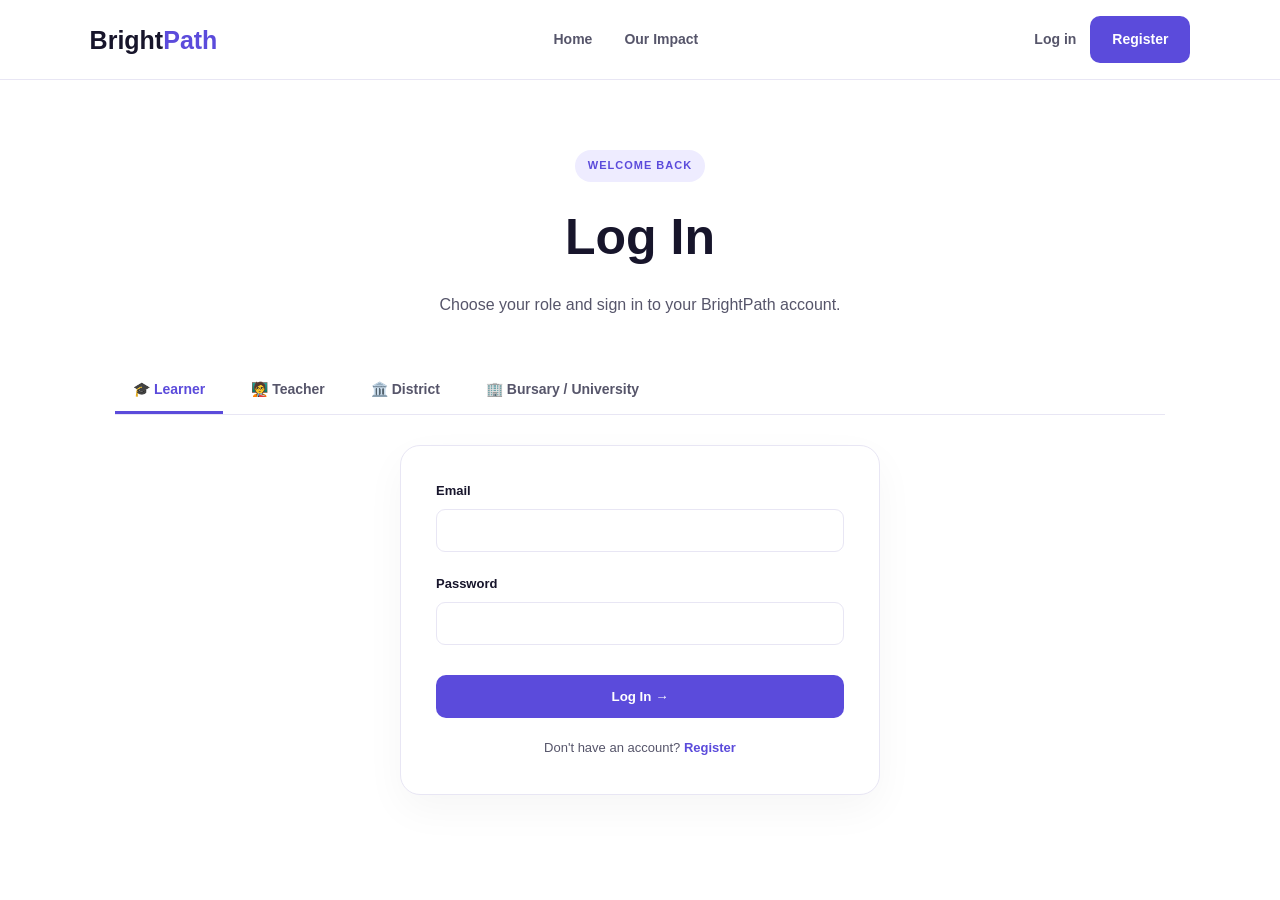
<file: portfolio.html>
<!DOCTYPE html>
<html lang="en">

<head>

    <meta charset="UTF-8">

    <meta
        name="viewport"
        content="width=device-width, initial-scale=1.0"
    >

    <title>My Digital Portfolio | BrightPath</title>

    <link rel="stylesheet" href="css/style.css">

</head>


<body>


<nav>

    <div class="logo">
        Bright<span>Path</span>
    </div>

    <div class="nav-links">

        <a href="index.html">Home</a>

        <a href="profile.html">Profile</a>

        <a href="achievements.html">
            Achievements
        </a>

        <a href="portfolio.html">
            Portfolio
        </a>

    </div>

    <div id="navAuth"></div>

</nav>


<main class="page-container no-print">


    <div class="page-header">

        <div class="badge">
            MY DIGITAL PORTFOLIO
        </div>

        <h1 id="studentName">
            My Portfolio
        </h1>

        <p>
            Your academic journey, achievements and verification status
            in one place.
        </p>

    </div>


    <div class="notice">
        <strong>How verification works:</strong>
        achievements you add start as <span class="status-badge status-pending">Pending</span>
        until your teacher verifies them. Once your district confirms
        your record and approves it, bursary providers and universities
        may view your verified achievements.
    </div>


    <div class="result-header">

        <h1 id="portfolioName">
            Student
        </h1>

        <p id="portfolioDetails">
            Student profile
        </p>

        <div style="margin-top:14px; display:flex; gap:10px; flex-wrap:wrap;">
            <span class="status-badge" id="matchBadge">District match: pending</span>
            <span class="status-badge" id="approvalBadge">Bursary/University access: not approved</span>
        </div>

    </div>


    <div class="card-grid">

        <div class="info-card">

            <span class="tag">
                ACADEMICS
            </span>

            <h3 id="academicScore">
                -
            </h3>

            <p>
                Academic performance
            </p>

        </div>


        <div class="info-card">

            <span class="tag">
                ACHIEVEMENTS
            </span>

            <h3 id="achievementCount">
                0
            </h3>

            <p>
                Verified / total achievements
            </p>

        </div>


        <div class="info-card">

            <span class="tag">
                INTEREST
            </span>

            <h3 id="interest">
                -
            </h3>

            <p>
                Main area of interest
            </p>

        </div>

    </div>


    <br><br>


    <h2>My Achievements</h2>

    <br>


    <div
        id="portfolioAchievements"
        class="card-grid"
    ></div>


    <div class="portfolio-actions">

        <a
            href="achievements.html"
            class="primary-button"
        >
            + Add Achievement
        </a>

        <button
            id="downloadBtn"
            class="secondary-button"
            style="cursor:pointer;"
        >
            ⬇ Download Portfolio (Referral Letter)
        </button>

    </div>

    <p id="downloadNote" style="font-size:13px; color:var(--text); margin-top:10px;"></p>


</main>


<!-- Printable referral letter, populated by js/portfolio.js -->
<div class="referral-letter" id="referralLetter">

    <div style="padding:60px; font-family: Arial, Helvetica, sans-serif; color:#17152b;">

        <h1 style="margin-bottom:0;">BrightPath Verified Referral</h1>
        <p style="color:#56556a;">Issued via the BrightPath digital portfolio platform</p>

        <hr style="margin:25px 0;">

        <p><strong>Learner:</strong> <span id="letterName"></span></p>
        <p><strong>Grade:</strong> <span id="letterGrade"></span> &nbsp; <strong>School:</strong> <span id="letterSchool"></span></p>
        <p><strong>District:</strong> <span id="letterDistrict"></span> &nbsp; <strong>District match status:</strong> <span id="letterMatch"></span></p>
        <p><strong>Academic average:</strong> <span id="letterAcademic"></span></p>
        <p><strong>Date issued:</strong> <span id="letterDate"></span></p>

        <h3 style="margin-top:30px;">Verified Achievements</h3>
        <div id="letterAchievements"></div>

        <p style="margin-top:40px; font-size:13px; color:#56556a;">
            This referral reflects achievements verified by the
            learner's teacher(s). District approval status is shown
            above. This document is generated directly from the
            learner's BrightPath account and should be confirmed with
            the issuing district office where required.
        </p>

        <div style="margin-top:60px; display:flex; gap:60px;">
            <div>
                <div style="border-top:1px solid #17152b; width:220px; margin-top:40px;"></div>
                <small>Principal / School Signature</small>
            </div>
            <div>
                <div style="border-top:1px solid #17152b; width:220px; margin-top:40px;"></div>
                <small>District Office Signature</small>
            </div>
        </div>

    </div>

</div>


<script src="js/auth.js"></script>
<script src="js/portfolio.js"></script>

</body>

</html>
</file>
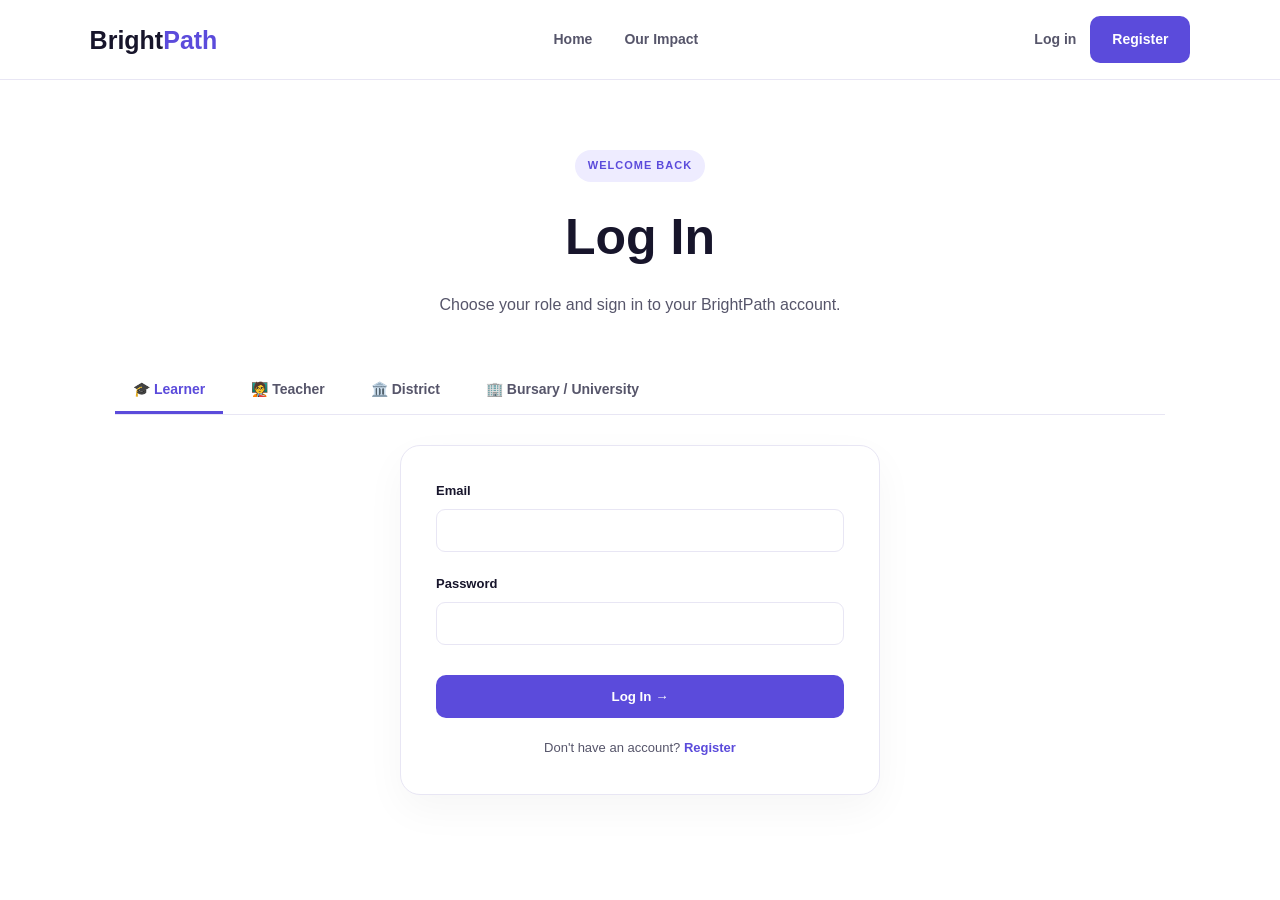
<file: potential.html>
<!DOCTYPE html>
<html lang="en">

<head>

    <meta charset="UTF-8">
    <meta name="viewport" content="width=device-width, initial-scale=1.0">

    <title>Your Potential | BrightPath</title>

    <link rel="stylesheet" href="css/style.css">

</head>

<body>

<nav>

    <div class="logo">
        Bright<span>Path</span>
    </div>

    <div class="nav-links">

        <a href="index.html">Home</a>
        <a href="profile.html">Profile</a>
        <a href="portfolio.html">Portfolio</a>

    </div>

    <div id="navAuth"></div>

</nav>


<main class="page-container">

    <div class="page-header">

        <div class="badge">
            STEP 2
        </div>

        <h1>Discover Your Potential</h1>

        <p>
            Answer a few questions about how you like to work and think.
        </p>

    </div>


    <form id="assessmentForm">

        <div class="question-card">

            <h2>
                What do you enjoy doing most?
            </h2>

            <label class="option">
                <input
                    type="radio"
                    name="q1"
                    value="technology"
                    required
                >
                Building things with technology
            </label>

            <label class="option">
                <input
                    type="radio"
                    name="q1"
                    value="people"
                >
                Helping and working with people
            </label>

            <label class="option">
                <input
                    type="radio"
                    name="q1"
                    value="business"
                >
                Starting businesses and solving problems
            </label>

            <label class="option">
                <input
                    type="radio"
                    name="q1"
                    value="creative"
                >
                Creating designs, stories or art
            </label>

        </div>


        <br>


        <div class="question-card">

            <h2>
                Which problem would you rather solve?
            </h2>

            <label class="option">
                <input
                    type="radio"
                    name="q2"
                    value="technology"
                    required
                >
                How can we make software faster?
            </label>

            <label class="option">
                <input
                    type="radio"
                    name="q2"
                    value="people"
                >
                How can we improve people's lives?
            </label>

            <label class="option">
                <input
                    type="radio"
                    name="q2"
                    value="business"
                >
                How can a business grow?
            </label>

            <label class="option">
                <input
                    type="radio"
                    name="q2"
                    value="creative"
                >
                How can we communicate an idea better?
            </label>

        </div>


        <br>


        <div class="question-card">

            <h2>
                How do you prefer to work?
            </h2>

            <label class="option">
                <input
                    type="radio"
                    name="q3"
                    value="technology"
                    required
                >
                Independently with computers
            </label>

            <label class="option">
                <input
                    type="radio"
                    name="q3"
                    value="people"
                >
                In a team helping others
            </label>

            <label class="option">
                <input
                    type="radio"
                    name="q3"
                    value="business"
                >
                Leading a team
            </label>

            <label class="option">
                <input
                    type="radio"
                    name="q3"
                    value="creative"
                >
                In a creative environment
            </label>


            <div class="form-actions">

                <button
                    type="submit"
                    class="primary-button"
                    style="border:none; cursor:pointer;"
                >
                    See My Results →
                </button>

            </div>

        </div>

    </form>

</main>


<script src="js/auth.js"></script>
<script src="js/potential.js"></script>

</body>
</html>
</file>
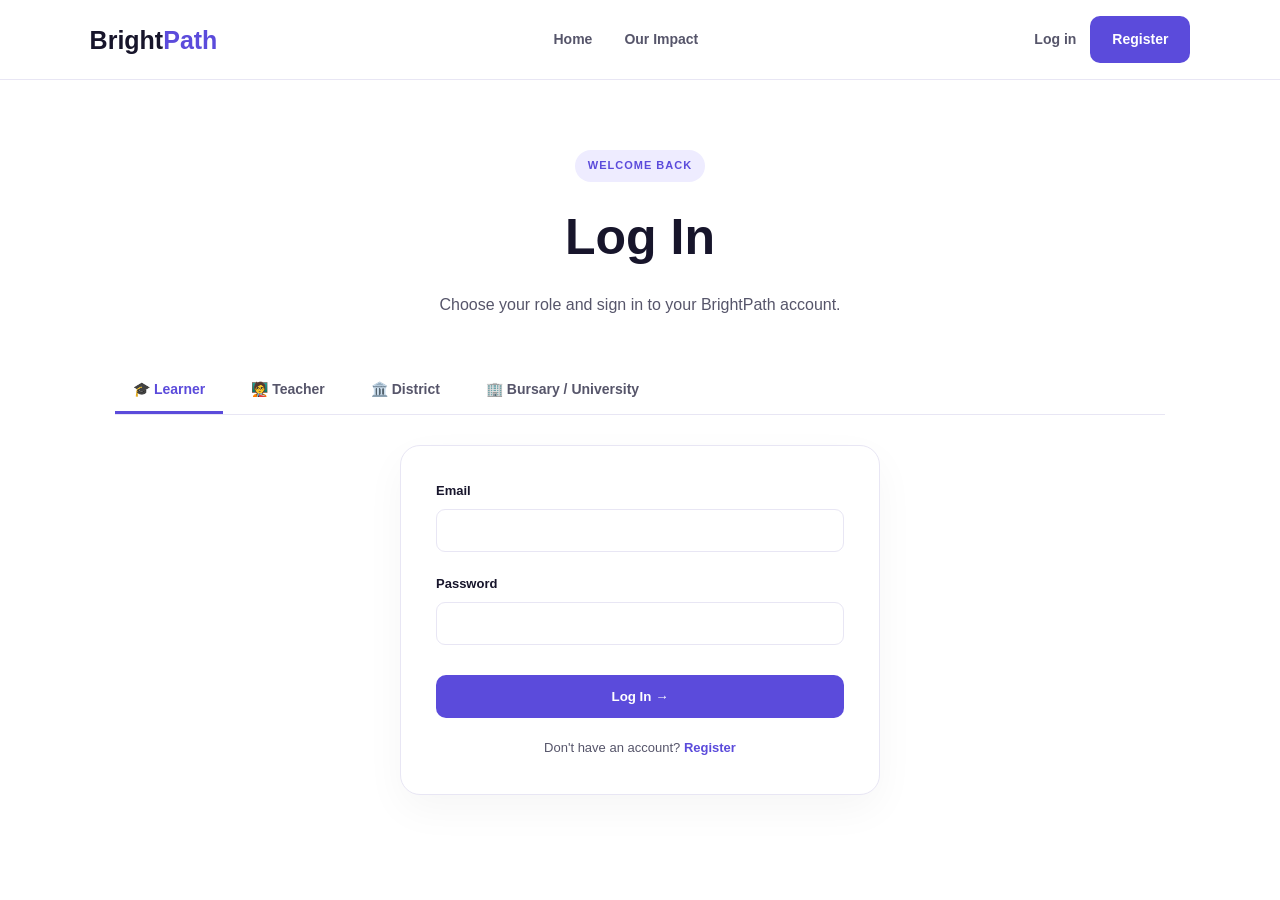
<file: profile.html>
<!DOCTYPE html>
<html lang="en">

<head>
    <meta charset="UTF-8">
    <meta name="viewport" content="width=device-width, initial-scale=1.0">

    <title>Create Profile | BrightPath</title>

    <link rel="stylesheet" href="css/style.css">
</head>

<body>

<nav>

    <div class="logo">
        Bright<span>Path</span>
    </div>

    <div class="nav-links">
        <a href="index.html">Home</a>
        <a href="achievements.html">Achievements</a>
        <a href="portfolio.html">Portfolio</a>
    </div>

    <div id="navAuth"></div>

</nav>


<main class="page-container">

    <div class="page-header">

        <div class="badge">
            STEP 1
        </div>

        <h1>Build Your Profile</h1>

        <p>
            Tell us a little about yourself so BrightPath can
            understand your goals.
        </p>

    </div>


    <div class="form-card">

        <form id="profileForm">

            <div class="form-grid">

                <div class="form-group">

                    <label for="name">
                        First Name
                    </label>

                    <input
                        type="text"
                        id="name"
                        placeholder="e.g. Ngwako"
                        required
                    >

                </div>


                <div class="form-group">

                    <label for="surname">
                        Surname
                    </label>

                    <input
                        type="text"
                        id="surname"
                        placeholder="e.g. Ramakgoakgoa"
                        required
                    >

                </div>


                <div class="form-group">

                    <label for="grade">
                        Grade
                    </label>

                    <select id="grade" required>

                        <option value="">
                            Select grade
                        </option>

                        <option value="10">Grade 10</option>
                        <option value="11">Grade 11</option>
                        <option value="12">Grade 12</option>

                    </select>

                </div>


                <div class="form-group">

                    <label for="province">
                        Province
                    </label>

                    <select id="province" required>

                        <option value="">
                            Select province
                        </option>

                        <option>Eastern Cape</option>
                        <option>Free State</option>
                        <option>Gauteng</option>
                        <option>KwaZulu-Natal</option>
                        <option>Limpopo</option>
                        <option>Mpumalanga</option>
                        <option>North West</option>
                        <option>Northern Cape</option>
                        <option>Western Cape</option>

                    </select>

                </div>


                <div class="form-group">

                    <label for="maths">
                        Mathematics %
                    </label>

                    <input
                        type="number"
                        id="maths"
                        min="0"
                        max="100"
                        placeholder="e.g. 75"
                        required
                    >

                </div>


                <div class="form-group">

                    <label for="science">
                        Physical Sciences %
                    </label>

                    <input
                        type="number"
                        id="science"
                        min="0"
                        max="100"
                        placeholder="e.g. 70"
                    >

                </div>


                <div class="form-group">

                    <label for="english">
                        English %
                    </label>

                    <input
                        type="number"
                        id="english"
                        min="0"
                        max="100"
                        placeholder="e.g. 72"
                        required
                    >

                </div>


                <div class="form-group">

                    <label for="lifeOrientation">
                        Life Orientation %
                    </label>

                    <input
                        type="number"
                        id="lifeOrientation"
                        min="0"
                        max="100"
                        placeholder="e.g. 80"
                    >

                </div>


                <div class="form-group full">

                    <label for="interest">
                        What are you most interested in?
                    </label>

                    <select id="interest" required>

                        <option value="">
                            Select an area
                        </option>

                        <option value="technology">
                            Technology & Computing
                        </option>

                        <option value="health">
                            Health & Medicine
                        </option>

                        <option value="business">
                            Business & Entrepreneurship
                        </option>

                        <option value="engineering">
                            Engineering
                        </option>

                        <option value="law">
                            Law & Social Sciences
                        </option>

                        <option value="creative">
                            Arts & Creative Industries
                        </option>

                    </select>

                </div>

            </div>


            <div class="form-actions">

                <button
                    type="submit"
                    class="primary-button"
                    style="border: none; cursor:pointer;"
                >
                    Continue →
                </button>

            </div>

        </form>

    </div>

</main>


<script src="js/auth.js"></script>
<script src="js/profile.js"></script>

</body>
</html>
</file>
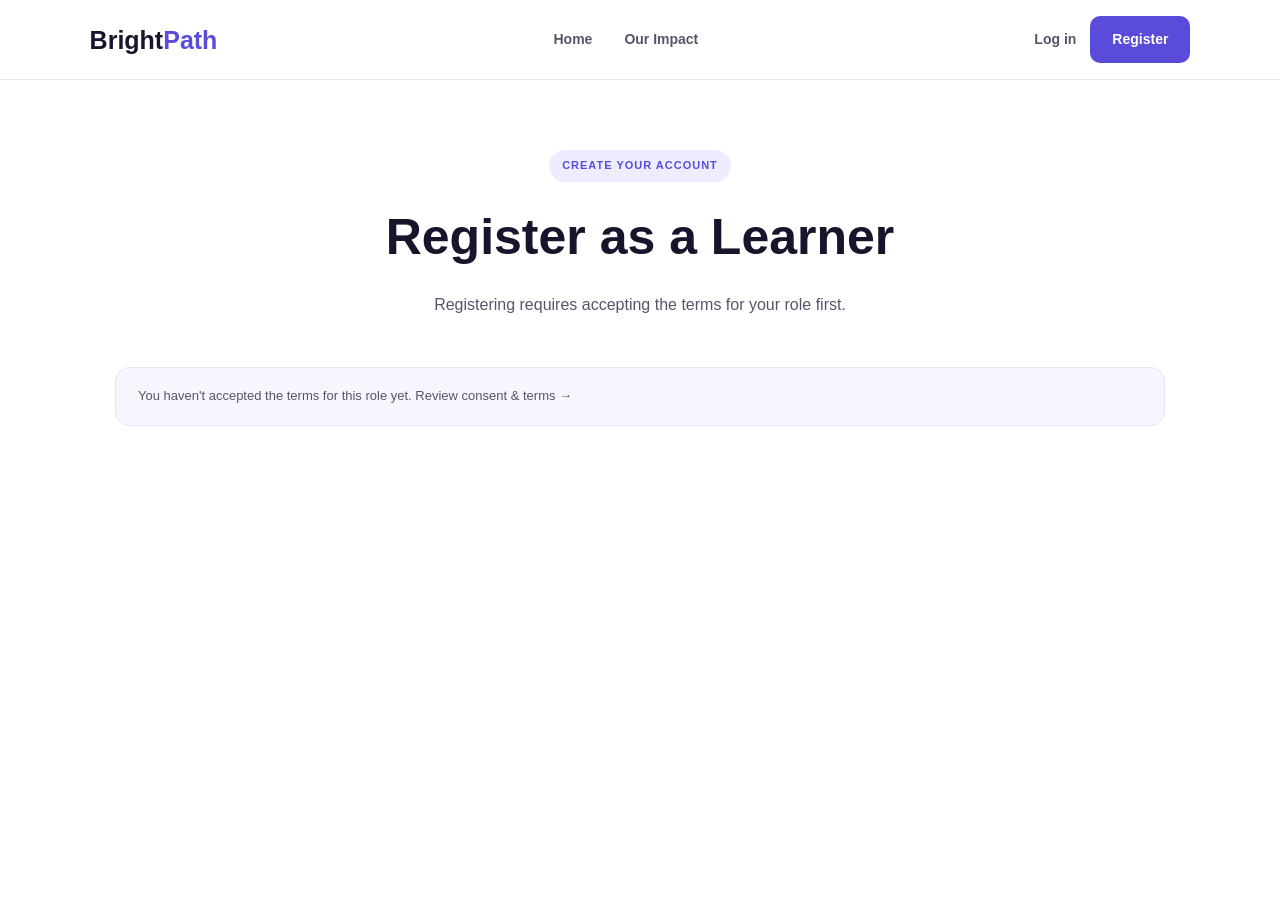
<file: register.html>
<!DOCTYPE html>
<html lang="en">

<head>
    <meta charset="UTF-8">
    <meta name="viewport" content="width=device-width, initial-scale=1.0">

    <title>Register | BrightPath</title>

    <link rel="stylesheet" href="css/style.css">
</head>

<body>

<nav>
    <div class="logo">Bright<span>Path</span></div>

    <div class="nav-links">
        <a href="index.html">Home</a>
        <a href="impact.html">Our Impact</a>
    </div>

    <div id="navAuth"></div>
</nav>


<main class="page-container">

    <div class="page-header">
        <div class="badge">CREATE YOUR ACCOUNT</div>
        <h1 id="registerTitle">Register</h1>
        <p>Registering requires accepting the terms for your role first.</p>
    </div>

    <div class="notice" id="consentNotice" style="display:none;">
        You haven't accepted the terms for this role yet.
        <a href="consent.html">Review consent &amp; terms →</a>
    </div>

    <div class="form-card" id="registerFormWrap">

        <form id="registerForm">

            <div class="form-grid">

                <div class="form-group">
                    <label for="fullName" id="fullNameLabel">Full Name</label>
                    <input type="text" id="fullName" required>
                </div>

                <div class="form-group">
                    <label for="email">Email</label>
                    <input type="email" id="email" required>
                </div>

                <div class="form-group" data-field="grade" hidden>
                    <label for="grade">Grade</label>
                    <select id="grade">
                        <option value="11">Grade 11</option>
                        <option value="12">Grade 12</option>
                    </select>
                </div>

                <div class="form-group" data-field="idLast4" hidden>
                    <label for="idLast4">Last 4 digits of ID number</label>
                    <input type="text" id="idLast4" maxlength="4" pattern="[0-9]{4}" placeholder="e.g. 0421">
                </div>

                <div class="form-group" data-field="school">
                    <label for="org" id="orgLabel">School</label>
                    <input type="text" id="org" required>
                </div>

                <div class="form-group" data-field="district">
                    <label for="district">District</label>
                    <input type="text" id="district" placeholder="e.g. Vhembe East">
                </div>

                <div class="form-group" data-field="orgType" hidden>
                    <label for="orgType">Organisation Type</label>
                    <select id="orgType">
                        <option value="Bursary Provider">Bursary Provider</option>
                        <option value="Employer">Employer</option>
                        <option value="University">University</option>
                        <option value="College">College / TVET</option>
                    </select>
                </div>

                <div class="form-group">
                    <label for="password">Password</label>
                    <input type="password" id="password" minlength="6" required>
                </div>

            </div>

            <div class="form-actions">
                <button type="submit" class="primary-button" style="border:none; cursor:pointer;">
                    Create Account →
                </button>
            </div>

        </form>

        <p style="margin-top:20px; font-size:13px; color:var(--text);">
            Already have an account?
            <a href="login.html" style="color:var(--primary); font-weight:700;">Log in</a>
        </p>

    </div>

</main>


<script src="js/auth.js"></script>
<script src="js/register.js"></script>

</body>
</html>
</file>
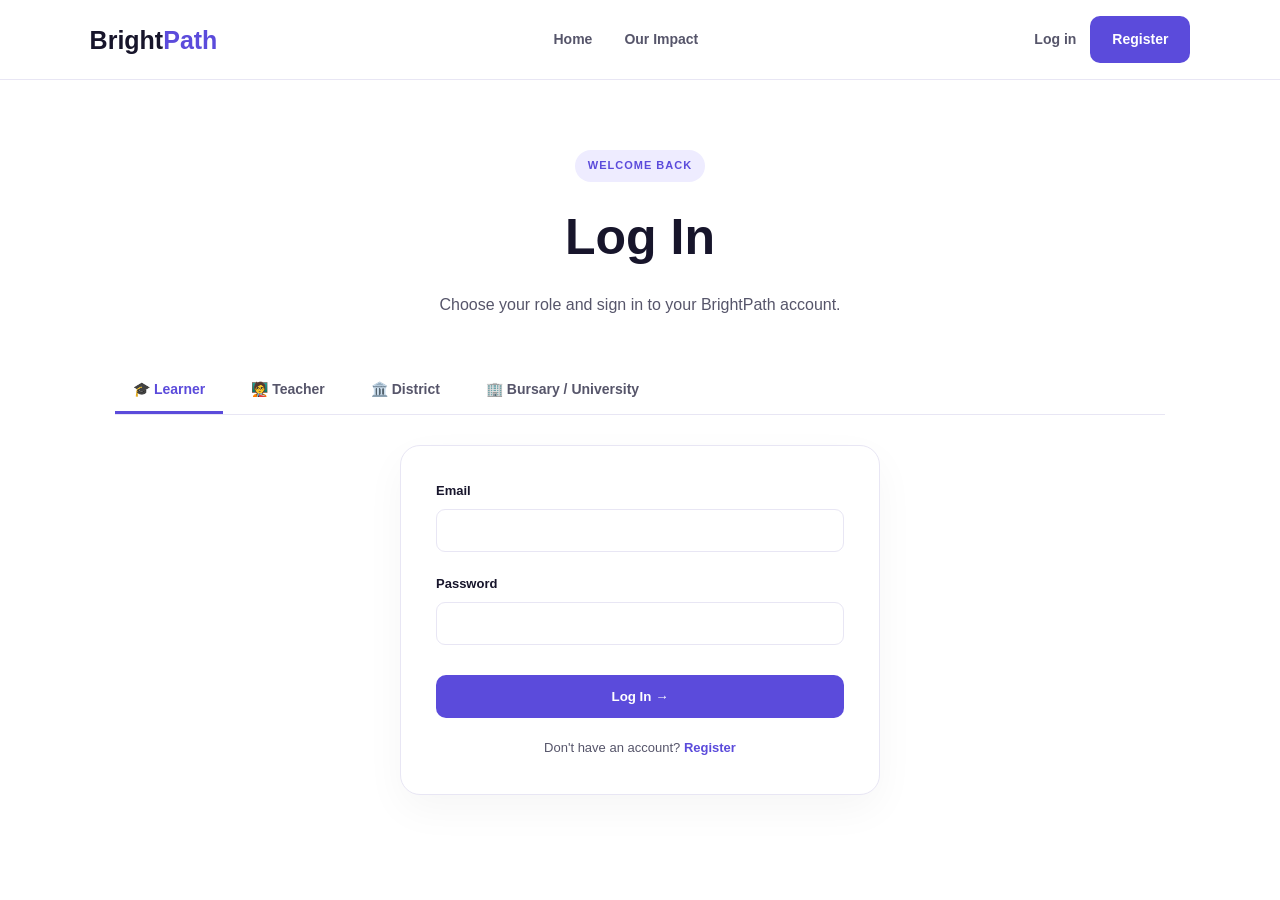
<file: results.html>
<!DOCTYPE html>
<html lang="en">

<head>

    <meta charset="UTF-8">
    <meta name="viewport" content="width=device-width, initial-scale=1.0">

    <title>Your Results | BrightPath</title>

    <link rel="stylesheet" href="css/style.css">

</head>

<body>

<nav>

    <div class="logo">
        Bright<span>Path</span>
    </div>

    <div class="nav-links">

        <a href="index.html">Home</a>
        <a href="profile.html">Profile</a>
        <a href="portfolio.html">Portfolio</a>

    </div>

    <div id="navAuth"></div>

</nav>


<main class="page-container">

    <div class="result-header">

        <div class="badge">
            YOUR BRIGHTPATH
        </div>

        <h1 id="welcome">
            Your Results
        </h1>

        <p>
            Based on your profile and assessment, here are some
            directions worth exploring.
        </p>

    </div>


    <div class="card-grid">

        <div class="info-card">

            <span class="tag">
                CAREER
            </span>

            <h3 id="careerTitle">
                Software Developer
            </h3>

            <p id="careerDescription">
                You show strong problem-solving and technology-oriented
                interests.
            </p>

            <a href="achievements.html" class="card-button">
                Add related achievements →
            </a>

        </div>


        <div class="info-card">

            <span class="tag">
                UNIVERSITY
            </span>

            <h3>
                Find Your Programme
            </h3>

            <p>
                Explore programmes that align with your subjects,
                interests and career goals.
            </p>

            <a href="portfolio.html" class="card-button">
                View your portfolio →
            </a>

        </div>


        <div class="info-card">

            <span class="tag">
                FUNDING
            </span>

            <h3>
                Bursary Opportunities
            </h3>

            <p>
                Find funding opportunities that may help you pursue
                your education.
            </p>

            <a href="impact.html" class="card-button">
                See platform impact →
            </a>

        </div>

    </div>

</main>


<script src="js/auth.js"></script>
<script src="js/results.js"></script>

</body>
</html>
</file>
<file: css/style.css>
* {
    margin: 0;
    padding: 0;
    box-sizing: border-box;
}

:root {
    --primary: #5b4bdb;
    --primary-dark: #4537b8;
    --secondary: #7c6ff0;
    --dark: #17152b;
    --text: #56556a;
    --light: #f7f6ff;
    --white: #ffffff;
    --border: #e8e6f4;
    --green: #27ae60;
}

html {
    scroll-behavior: smooth;
}

body {
    font-family: Arial, Helvetica, sans-serif;
    background: var(--white);
    color: var(--dark);
    line-height: 1.6;
}

a {
    text-decoration: none;
    color: inherit;
}


/* =========================
   NAVIGATION
========================= */

nav {
    height: 80px;
    padding: 0 7%;
    display: flex;
    align-items: center;
    justify-content: space-between;
    border-bottom: 1px solid var(--border);
    background: rgba(255, 255, 255, 0.95);
    position: sticky;
    top: 0;
    z-index: 100;
}

.logo {
    font-size: 25px;
    font-weight: 800;
    color: var(--dark);
}

.logo span {
    color: var(--primary);
}

.nav-links {
    display: flex;
    gap: 32px;
}

.nav-links a {
    color: var(--text);
    font-size: 14px;
    font-weight: 600;
}

.nav-links a:hover {
    color: var(--primary);
}

.nav-button {
    background: var(--primary);
    color: white;
    padding: 12px 22px;
    border-radius: 10px;
    font-weight: 700;
    font-size: 14px;
}

.nav-button:hover {
    background: var(--primary-dark);
}


/* =========================
   BUTTONS
========================= */

.primary-button,
.secondary-button {
    display: inline-block;
    padding: 14px 23px;
    border-radius: 10px;
    font-weight: 700;
    transition: 0.2s;
}

.primary-button {
    background: var(--primary);
    color: white;
}

.primary-button:hover {
    background: var(--primary-dark);
    transform: translateY(-2px);
}

.secondary-button {
    border: 1px solid var(--border);
    color: var(--dark);
    background: white;
}

.secondary-button:hover {
    border-color: var(--primary);
    color: var(--primary);
}


/* =========================
   BADGE
========================= */

.badge {
    display: inline-block;
    background: #eeecff;
    color: var(--primary);
    padding: 7px 13px;
    border-radius: 30px;
    font-size: 11px;
    font-weight: 800;
    letter-spacing: 1px;
}


/* =========================
   HERO
========================= */

.hero {
    min-height: 650px;
    padding: 80px 8%;
    display: grid;
    grid-template-columns: 1.1fr 0.9fr;
    align-items: center;
    gap: 70px;
    background:
        radial-gradient(circle at 85% 30%, #e8e5ff 0, transparent 35%),
        linear-gradient(180deg, #ffffff, #faf9ff);
}

.hero-content h1 {
    font-size: clamp(48px, 6vw, 78px);
    line-height: 1.02;
    letter-spacing: -3px;
    margin: 25px 0;
    max-width: 750px;
}

.hero-content h1 span,
.section-heading h2 span,
.cta h2 span {
    color: var(--primary);
}

.hero-content > p {
    max-width: 620px;
    font-size: 18px;
    color: var(--text);
    margin-bottom: 30px;
}

.hero-buttons {
    display: flex;
    gap: 14px;
    flex-wrap: wrap;
}

.hero-stats {
    display: flex;
    gap: 45px;
    margin-top: 55px;
}

.hero-stats div {
    display: flex;
    flex-direction: column;
}

.hero-stats strong {
    font-size: 18px;
}

.hero-stats span {
    font-size: 13px;
    color: var(--text);
}


/* =========================
   HERO CARD
========================= */

.hero-card {
    position: relative;
    min-height: 470px;
    display: flex;
    justify-content: center;
    align-items: center;
}

.profile-preview {
    width: 360px;
    background: white;
    border: 1px solid var(--border);
    border-radius: 24px;
    padding: 35px;
    box-shadow: 0 25px 70px rgba(52, 43, 125, 0.12);
}

.avatar {
    width: 60px;
    height: 60px;
    border-radius: 50%;
    background: #e7e4ff;
    color: var(--primary);
    display: flex;
    align-items: center;
    justify-content: center;
    font-size: 25px;
    font-weight: 800;
    margin-bottom: 20px;
}

.profile-preview h3 {
    margin-bottom: 5px;
}

.profile-preview p {
    color: var(--text);
    font-size: 13px;
    margin-bottom: 25px;
}

.progress-row {
    display: flex;
    justify-content: space-between;
    font-size: 12px;
    margin-top: 17px;
}

.progress {
    height: 7px;
    background: #eeeeF5;
    border-radius: 10px;
    overflow: hidden;
}

.progress div {
    height: 100%;
    background: var(--primary);
    border-radius: 10px;
}

.match {
    background: #ecfaf2;
    color: var(--green);
    padding: 11px;
    border-radius: 9px;
    margin-top: 25px;
    font-size: 13px;
    font-weight: 700;
}

.floating-card {
    position: absolute;
    display: flex;
    gap: 12px;
    align-items: center;
    background: white;
    border: 1px solid var(--border);
    padding: 15px 18px;
    border-radius: 13px;
    box-shadow: 0 15px 40px rgba(52, 43, 125, 0.1);
    z-index: 2;
}

.floating-card span {
    font-size: 24px;
}

.floating-card small {
    display: block;
    color: var(--text);
    font-size: 11px;
}

.top-card {
    top: 20px;
    right: 0;
}

.bottom-card {
    bottom: 30px;
    left: 0;
}


/* =========================
   SECTIONS
========================= */

.problem,
.how-section {
    padding: 100px 8%;
}

.problem {
    background: var(--light);
}

.section-heading {
    max-width: 700px;
    margin-bottom: 50px;
}

.section-heading.center {
    text-align: center;
    margin-left: auto;
    margin-right: auto;
}

.section-heading h2 {
    font-size: clamp(35px, 4vw, 52px);
    line-height: 1.1;
    margin: 18px 0;
    letter-spacing: -1px;
}

.section-heading p {
    color: var(--text);
    font-size: 17px;
}

.problem-grid {
    display: grid;
    grid-template-columns: repeat(3, 1fr);
    gap: 25px;
}

.problem-card {
    background: white;
    border: 1px solid var(--border);
    padding: 32px;
    border-radius: 18px;
}

.problem-card .icon {
    font-size: 35px;
    margin-bottom: 20px;
}

.problem-card h3 {
    margin-bottom: 10px;
}

.problem-card p {
    color: var(--text);
    font-size: 14px;
}


/* =========================
   STEPS
========================= */

.steps {
    display: grid;
    grid-template-columns: repeat(3, 1fr);
    gap: 50px;
}

.step-number {
    width: 48px;
    height: 48px;
    display: flex;
    align-items: center;
    justify-content: center;
    border-radius: 50%;
    background: var(--primary);
    color: white;
    font-weight: 800;
    margin-bottom: 22px;
}

.step h3 {
    margin-bottom: 10px;
}

.step p {
    color: var(--text);
}


/* =========================
   CTA
========================= */

.cta {
    margin: 50px 8% 100px;
    padding: 75px;
    border-radius: 25px;
    background: #efedff;
    text-align: center;
}

.cta h2 {
    font-size: 48px;
    line-height: 1.1;
    margin: 15px 0;
}

.cta p {
    color: var(--text);
    margin-bottom: 25px;
}


/* =========================
   FOOTER
========================= */

footer {
    padding: 60px 8%;
    border-top: 1px solid var(--border);
    display: grid;
    gap: 15px;
}

footer p {
    color: var(--text);
    max-width: 500px;
}

.footer-links {
    display: flex;
    gap: 25px;
    margin: 10px 0;
}

.footer-links a {
    font-size: 13px;
    color: var(--text);
}

footer small {
    color: #999;
}


/* =========================
   FORMS
========================= */

.page-container {
    max-width: 1100px;
    margin: auto;
    padding: 70px 25px;
}

.page-header {
    text-align: center;
    margin-bottom: 50px;
}

.page-header h1 {
    font-size: 50px;
    margin: 15px 0;
}

.page-header p {
    color: var(--text);
}

.form-card {
    background: white;
    border: 1px solid var(--border);
    border-radius: 20px;
    padding: 35px;
    box-shadow: 0 15px 40px rgba(0, 0, 0, 0.04);
}

.form-grid {
    display: grid;
    grid-template-columns: repeat(2, 1fr);
    gap: 22px;
}

.form-group {
    display: flex;
    flex-direction: column;
    gap: 7px;
}

.form-group.full {
    grid-column: 1 / -1;
}

.form-group label {
    font-size: 13px;
    font-weight: 700;
}

.form-group input,
.form-group select,
.form-group textarea {
    border: 1px solid var(--border);
    border-radius: 9px;
    padding: 13px;
    font-family: inherit;
    outline: none;
}

.form-group input:focus,
.form-group select:focus {
    border-color: var(--primary);
}

.form-actions {
    margin-top: 30px;
    display: flex;
    justify-content: flex-end;
}


/* =========================
   CARDS
========================= */

.card-grid {
    display: grid;
    grid-template-columns: repeat(3, 1fr);
    gap: 20px;
}

.info-card {
    border: 1px solid var(--border);
    padding: 25px;
    border-radius: 16px;
    background: white;
}

.info-card h3 {
    margin: 12px 0 7px;
}

.info-card p {
    color: var(--text);
    font-size: 14px;
}

.tag {
    display: inline-block;
    padding: 5px 9px;
    border-radius: 20px;
    background: #eeecff;
    color: var(--primary);
    font-size: 11px;
    font-weight: 700;
}

.card-button {
    display: inline-block;
    margin-top: 18px;
    color: var(--primary);
    font-weight: 700;
    font-size: 13px;
}


/* =========================
   ASSESSMENT
========================= */

.question-card {
    max-width: 750px;
    margin: auto;
    border: 1px solid var(--border);
    padding: 40px;
    border-radius: 20px;
}

.question-card h2 {
    margin-bottom: 25px;
}

.option {
    display: block;
    padding: 16px;
    border: 1px solid var(--border);
    border-radius: 10px;
    margin: 10px 0;
    cursor: pointer;
}

.option:hover {
    border-color: var(--primary);
    background: #faf9ff;
}

.option input {
    margin-right: 10px;
}


/* =========================
   RESULTS
========================= */

.result-header {
    background: var(--light);
    padding: 50px;
    border-radius: 20px;
    margin-bottom: 30px;
}

.result-header h1 {
    font-size: 40px;
}

.score {
    font-size: 50px;
    font-weight: 800;
    color: var(--primary);
}


/* =========================
   RESPONSIVE
========================= */

@media (max-width: 900px) {

    .hero {
        grid-template-columns: 1fr;
        padding-top: 60px;
    }

    .hero-card {
        margin-top: 30px;
    }

    .problem-grid,
    .steps,
    .card-grid {
        grid-template-columns: 1fr;
    }

    .nav-links {
        display: none;
    }

    .hero-content h1 {
        font-size: 52px;
    }
}

@media (max-width: 600px) {

    nav {
        padding: 0 20px;
    }

    .nav-button {
        padding: 9px 14px;
        font-size: 12px;
    }

    .hero,
    .problem,
    .how-section {
        padding: 60px 20px;
    }

    .hero-content h1 {
        font-size: 43px;
        letter-spacing: -2px;
    }

    .hero-content > p {
        font-size: 16px;
    }

    .hero-stats {
        gap: 20px;
        flex-wrap: wrap;
    }

    .profile-preview {
        width: 100%;
    }

    .top-card {
        right: -5px;
    }

    .bottom-card {
        left: -5px;
    }

    .cta {
        margin: 30px 20px 60px;
        padding: 45px 25px;
    }

    .cta h2 {
        font-size: 35px;
    }

    .form-grid {
        grid-template-columns: 1fr;
    }

    .form-group.full {
        grid-column: auto;
    }
}


/* =========================
   NAV AUTH
========================= */

#navAuth {
    display: flex;
    align-items: center;
    gap: 14px;
}

.nav-user {
    font-size: 13px;
    font-weight: 700;
    color: var(--text);
}

.nav-ghost {
    color: var(--text);
    font-size: 14px;
    font-weight: 600;
}

.nav-ghost:hover {
    color: var(--primary);
}


/* =========================
   JOURNEY (learner journey timeline)
========================= */

.journey {
    padding: 100px 8%;
}

.journey-track {
    display: grid;
    grid-template-columns: repeat(4, 1fr);
    gap: 25px;
    margin-bottom: 55px;
}

.journey-stage {
    background: white;
    border: 1px solid var(--border);
    border-radius: 18px;
    padding: 30px 25px;
    position: relative;
}

.journey-stage .stage-number {
    width: 40px;
    height: 40px;
    border-radius: 50%;
    background: var(--light);
    color: var(--primary);
    display: flex;
    align-items: center;
    justify-content: center;
    font-weight: 800;
    margin-bottom: 18px;
}

.journey-stage h3 {
    margin-bottom: 8px;
    font-size: 17px;
}

.journey-stage p {
    color: var(--text);
    font-size: 13px;
}

.journey-arrow {
    display: none;
}

.data-note {
    background: var(--light);
    border: 1px solid var(--border);
    border-radius: 18px;
    padding: 35px;
}

.data-note h3 {
    margin-bottom: 12px;
}

.data-note p {
    color: var(--text);
    font-size: 15px;
    margin-bottom: 12px;
}

.data-note small {
    color: #999;
    font-size: 12px;
}


/* =========================
   ROLE SIGN-IN GRID
========================= */

.roles {
    padding: 100px 8%;
    background: var(--light);
}

.role-grid {
    display: grid;
    grid-template-columns: repeat(4, 1fr);
    gap: 22px;
}

.role-card {
    background: white;
    border: 1px solid var(--border);
    border-radius: 18px;
    padding: 30px 24px;
    text-align: center;
}

.role-card .icon {
    font-size: 34px;
    margin-bottom: 16px;
}

.role-card h3 {
    margin-bottom: 8px;
}

.role-card p {
    color: var(--text);
    font-size: 13px;
    margin-bottom: 20px;
    min-height: 55px;
}

.role-card-actions {
    display: flex;
    flex-direction: column;
    gap: 10px;
}


/* =========================
   TABS
========================= */

.tabs {
    display: flex;
    gap: 10px;
    flex-wrap: wrap;
    margin-bottom: 30px;
    border-bottom: 1px solid var(--border);
}

.tab-button {
    background: none;
    border: none;
    padding: 14px 18px;
    font-family: inherit;
    font-size: 14px;
    font-weight: 700;
    color: var(--text);
    cursor: pointer;
    border-bottom: 3px solid transparent;
}

.tab-button.active {
    color: var(--primary);
    border-color: var(--primary);
}

.tab-panel {
    display: none;
}

.tab-panel.active {
    display: block;
}


/* =========================
   CONSENT
========================= */

.consent-box {
    max-height: 380px;
    overflow-y: auto;
    border: 1px solid var(--border);
    border-radius: 14px;
    padding: 26px;
    background: var(--light);
}

.consent-box h4 {
    margin: 18px 0 6px;
}

.consent-box h4:first-child {
    margin-top: 0;
}

.consent-box p,
.consent-box li {
    color: var(--text);
    font-size: 14px;
}

.consent-box ul {
    margin: 6px 0 6px 20px;
}

.consent-agree {
    display: flex;
    align-items: flex-start;
    gap: 10px;
    margin: 22px 0;
    font-size: 14px;
}

.consent-agree input {
    margin-top: 4px;
}


/* =========================
   STATUS BADGES
========================= */

.status-badge {
    display: inline-block;
    padding: 5px 11px;
    border-radius: 20px;
    font-size: 11px;
    font-weight: 800;
    letter-spacing: 0.3px;
}

.status-verified,
.status-matched,
.status-approved {
    background: #ecfaf2;
    color: var(--green);
}

.status-pending {
    background: #fff6e0;
    color: #a97a00;
}

.status-rejected,
.status-unmatched {
    background: #fdeceb;
    color: #d64545;
}


/* =========================
   DATA TABLE
========================= */

.data-table-wrap {
    overflow-x: auto;
    border: 1px solid var(--border);
    border-radius: 16px;
}

.data-table {
    width: 100%;
    border-collapse: collapse;
    background: white;
    min-width: 720px;
}

.data-table th,
.data-table td {
    text-align: left;
    padding: 16px 18px;
    font-size: 13px;
    border-bottom: 1px solid var(--border);
}

.data-table th {
    background: var(--light);
    font-size: 11px;
    letter-spacing: 0.5px;
    text-transform: uppercase;
    color: var(--text);
}

.data-table tr:last-child td {
    border-bottom: none;
}

.table-actions {
    display: flex;
    gap: 8px;
    flex-wrap: wrap;
}

.small-button {
    border: 1px solid var(--border);
    background: white;
    border-radius: 8px;
    padding: 8px 12px;
    font-size: 12px;
    font-weight: 700;
    cursor: pointer;
    font-family: inherit;
}

.small-button:hover {
    border-color: var(--primary);
    color: var(--primary);
}

.small-button.danger:hover {
    border-color: #d64545;
    color: #d64545;
}

.small-button.success:hover {
    border-color: var(--green);
    color: var(--green);
}

.small-button:disabled {
    opacity: 0.45;
    cursor: not-allowed;
}


/* =========================
   STAT TILES (impact page)
========================= */

.stat-tiles {
    display: grid;
    grid-template-columns: repeat(4, 1fr);
    gap: 20px;
}

.stat-tile {
    background: white;
    border: 1px solid var(--border);
    border-radius: 18px;
    padding: 28px;
}

.stat-tile .stat-value {
    font-size: 38px;
    font-weight: 800;
    color: var(--primary);
}

.stat-tile .stat-label {
    color: var(--text);
    font-size: 13px;
    margin-top: 6px;
}

.goal-row {
    display: grid;
    grid-template-columns: 1fr 2fr;
    gap: 25px;
    padding: 26px 0;
    border-bottom: 1px solid var(--border);
}

.goal-row:last-child {
    border-bottom: none;
}

.goal-row h4 {
    font-size: 15px;
}

.goal-row p {
    color: var(--text);
    font-size: 14px;
}


/* =========================
   PORTFOLIO / VERIFICATION EXTRAS
========================= */

.portfolio-actions {
    display: flex;
    gap: 12px;
    flex-wrap: wrap;
    margin-top: 22px;
}

.notice {
    border: 1px solid var(--border);
    background: var(--light);
    border-radius: 14px;
    padding: 18px 22px;
    font-size: 13px;
    color: var(--text);
    margin-bottom: 25px;
}

.notice strong {
    color: var(--dark);
}


/* =========================
   PRINTABLE REFERRAL LETTER
========================= */

.referral-letter {
    display: none;
}

@media print {

    nav,
    footer,
    .page-header,
    .portfolio-actions,
    .notice,
    .no-print {
        display: none !important;
    }

    .referral-letter {
        display: block;
    }
}


/* =========================
   ROLE PAGES RESPONSIVE
========================= */

@media (max-width: 900px) {

    .journey-track,
    .role-grid,
    .stat-tiles {
        grid-template-columns: repeat(2, 1fr);
    }

    .goal-row {
        grid-template-columns: 1fr;
    }
}

@media (max-width: 600px) {

    .journey-track,
    .role-grid,
    .stat-tiles {
        grid-template-columns: 1fr;
    }

    #navAuth {
        gap: 8px;
    }

    .nav-user {
        display: none;
    }
}
</file>
<file: css/admin.css>
.dashboard {
    max-width: 1300px;
    margin: auto;
    padding: 60px 30px;
}

.dashboard-header {
    margin-bottom: 40px;
}

.dashboard-header h1 {
    font-size: 45px;
    margin: 15px 0 5px;
}

.dashboard-header p {
    color: var(--text);
}


.stats-grid {
    display: grid;
    grid-template-columns: repeat(4, 1fr);
    gap: 20px;
    margin-bottom: 30px;
}


.stat-card {
    background: white;
    border: 1px solid var(--border);
    border-radius: 16px;
    padding: 25px;
    display: flex;
    align-items: center;
    gap: 18px;
}


.stat-card > span {
    font-size: 30px;
}


.stat-card small {
    color: var(--text);
    font-size: 10px;
    font-weight: bold;
    letter-spacing: 1px;
}


.stat-card h2 {
    font-size: 30px;
    margin-top: 3px;
}


.dashboard-grid {
    display: grid;
    grid-template-columns: 1.5fr 1fr;
    gap: 25px;
}


.dashboard-panel {
    background: white;
    border: 1px solid var(--border);
    border-radius: 18px;
    padding: 25px;
}


.panel-header {
    display: flex;
    justify-content: space-between;
    align-items: center;
    margin-bottom: 20px;
}


.panel-header a {
    color: var(--primary);
    font-size: 13px;
    font-weight: bold;
}


.admin-achievement {
    padding: 16px 0;
    border-bottom: 1px solid var(--border);
}


.admin-achievement:last-child {
    border-bottom: none;
}


.admin-achievement h3 {
    font-size: 15px;
    margin: 5px 0;
}


.admin-achievement p {
    color: var(--text);
    font-size: 12px;
}


.category-row {
    margin: 18px 0;
}


.category-label {
    display: flex;
    justify-content: space-between;
    font-size: 13px;
    margin-bottom: 6px;
}


.category-bar {
    height: 8px;
    background: #eeeeF5;
    border-radius: 20px;
    overflow: hidden;
}


.category-bar div {
    height: 100%;
    background: var(--primary);
}


@media (max-width: 900px) {

    .stats-grid {
        grid-template-columns: repeat(2, 1fr);
    }

    .dashboard-grid {
        grid-template-columns: 1fr;
    }

}


@media (max-width: 600px) {

    .stats-grid {
        grid-template-columns: 1fr;
    }

}
</file>
